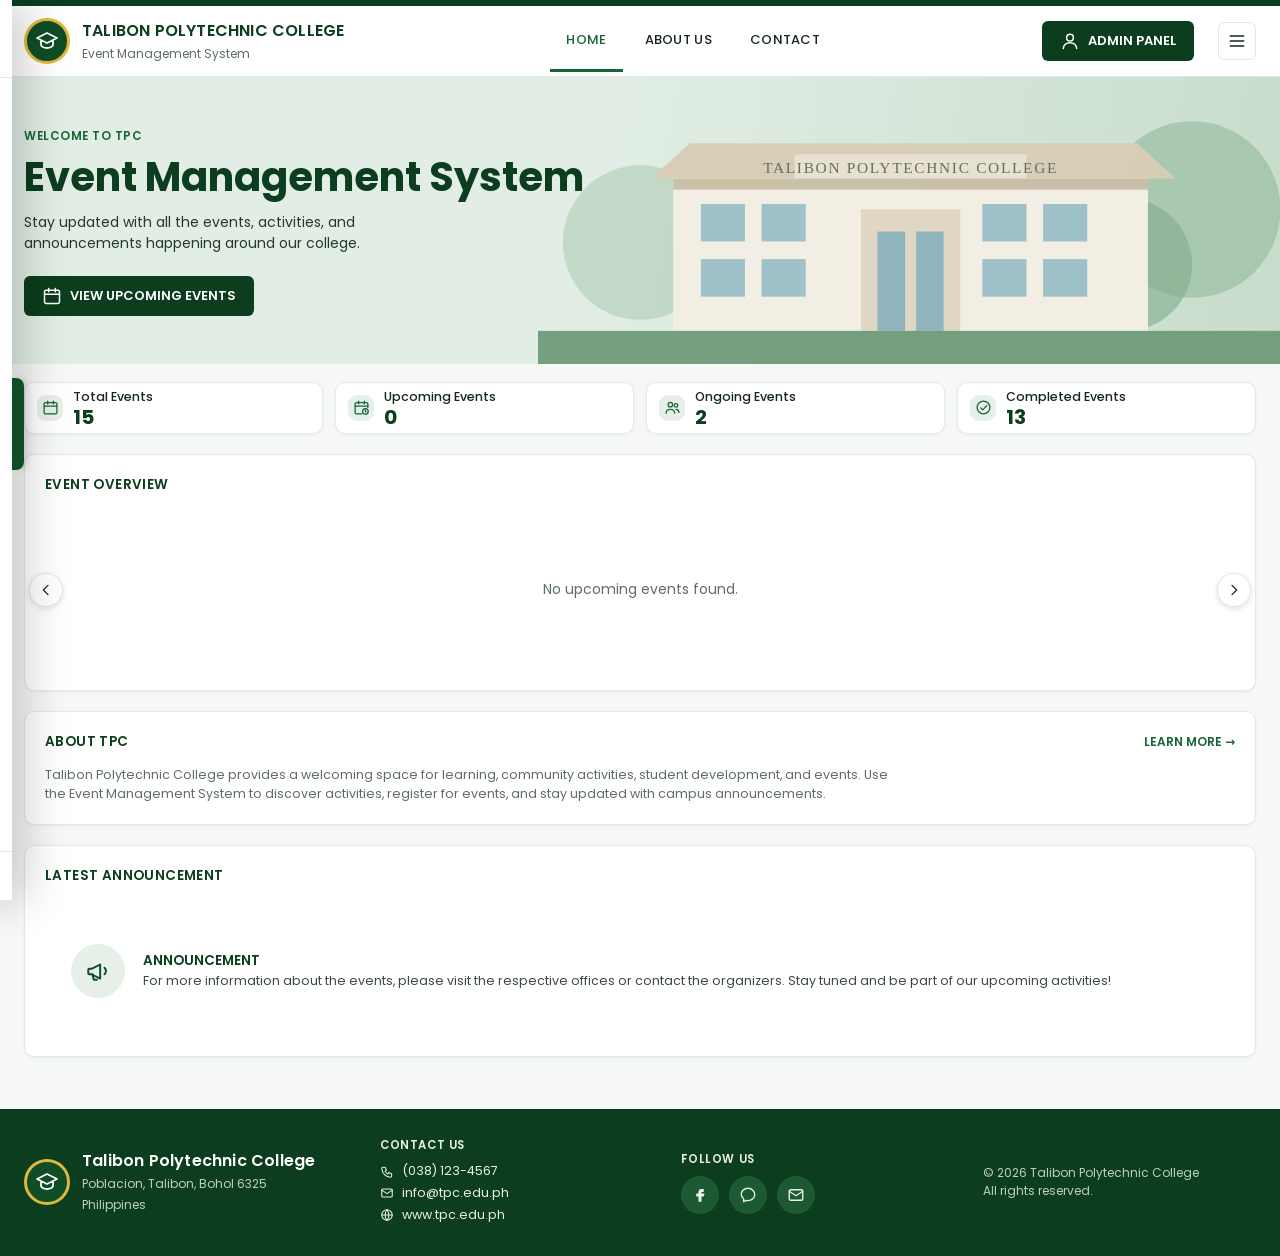
<file: index.html>
<!DOCTYPE html>
<html lang="en">
<head>
<meta charset="UTF-8">
<meta name="viewport" content="width=device-width, initial-scale=1">
<title>TPC Event Management System</title>
<link rel="preconnect" href="https://fonts.googleapis.com">
<link href="https://fonts.googleapis.com/css2?family=Poppins:wght@400;500;600;700&display=swap" rel="stylesheet">
<style>
:root{
  --green-900:#0b3d1e; --green-800:#0f4d26; --green-700:#166534; --green-600:#1c7a3f;
  --green-100:#e6f0e8; --green-50:#f3f8f4;
  --ink:#16261b; --muted:#5d6d62; --line:#e3e9e4; --bg:#f6f8f6; --card:#fff;
  --gold:#e0b93a; --blue:#2f6fbf; --red:#b3372f;
  --radius:10px;
}
*{box-sizing:border-box;margin:0;padding:0}
html{scroll-behavior:smooth}
body{font-family:'Poppins',system-ui,-apple-system,'Segoe UI',Roboto,sans-serif;background:var(--bg);color:var(--ink);font-size:14px;line-height:1.5}
button{font:inherit;cursor:pointer;border:0;background:none;color:inherit}
a{color:inherit;text-decoration:none}
:focus-visible{outline:2px solid var(--green-600);outline-offset:2px}
.hidden{display:none!important}
svg.i{width:20px;height:20px;stroke:currentColor;fill:none;stroke-width:1.8;stroke-linecap:round;stroke-linejoin:round;flex:none}

/* ---------- Public header ---------- */
.topbar{background:#fff;border-top:6px solid var(--green-900);border-bottom:1px solid var(--line);position:sticky;top:0;z-index:20}
.topbar-in{max-width:1280px;margin:auto;padding:12px 24px;display:flex;align-items:center;gap:24px}
.brand{display:flex;align-items:center;gap:12px}
.brand b{display:block;font-size:16px;font-weight:600;letter-spacing:.2px;color:var(--green-900)}
.brand small{color:var(--muted);font-size:12px}
.logo{width:46px;height:46px;border-radius:50%;background:var(--green-800);display:grid;place-items:center;color:#fff;border:3px solid var(--gold);flex:none}
.logo svg{width:24px;height:24px;stroke:#fff;fill:none;stroke-width:1.8;stroke-linecap:round;stroke-linejoin:round}
nav.main{margin:0 auto;display:flex;gap:6px}
nav.main a{padding:20px 16px;font-weight:500;color:var(--ink);border-bottom:3px solid transparent;margin-bottom:-14px;margin-top:-14px;font-size:13px;letter-spacing:.3px}
nav.main a:hover,nav.main a.active{color:var(--green-700);border-color:var(--green-700)}
.btn{display:inline-flex;align-items:center;gap:8px;padding:10px 18px;border-radius:6px;font-weight:600;font-size:13px;transition:background .15s}
.btn-primary{background:var(--green-900);color:#fff}
.btn-primary:hover{background:var(--green-700)}
.btn-ghost{border:1px solid var(--line);background:#fff}
.btn-ghost:hover{background:var(--green-50)}
.menu-btn{display:grid;place-items:center;width:38px;height:38px;border:1px solid var(--line);border-radius:6px}

/* ---------- Public sidebar popup ---------- */
.drawer-backdrop{position:fixed;inset:0;background:rgba(9,32,18,.42);z-index:35;opacity:1;transition:opacity .2s}
.public-drawer{position:fixed;top:0;left:0;bottom:0;width:320px;max-width:88vw;background:#fff;z-index:40;box-shadow:16px 0 40px rgba(0,0,0,.18);transform:translateX(calc(-100% + 12px));transition:transform .22s ease;display:flex;flex-direction:column}
.public-drawer.open,.public-drawer:hover,.public-drawer:focus-within{transform:translateX(0)}
.public-drawer:after{content:"";position:absolute;right:-12px;top:42%;height:92px;width:12px;background:var(--green-800);border-radius:0 8px 8px 0;box-shadow:3px 0 8px #0002}
.drawer-head{padding:20px 18px 16px;border-bottom:1px solid var(--line);display:flex;align-items:center;justify-content:space-between}
.drawer-head .brand{gap:10px}.drawer-head .logo{width:40px;height:40px}.drawer-head .logo svg{width:21px;height:21px}
.drawer-head .brand b{font-size:13px}.drawer-head .brand small{font-size:10.5px}
.drawer-close{width:38px;height:38px;border:1px solid var(--line);border-radius:8px;display:grid;place-items:center}.drawer-close:hover{background:var(--green-50)}
.drawer-group{display:flex;flex-direction:column;gap:2px;width:100%}.drawer-links{padding:14px 12px;display:flex;flex-direction:column;gap:4px;overflow-y:auto;min-height:0}
.drawer-links a,.drawer-admin{display:flex;align-items:center;gap:12px;width:100%;min-height:42px;padding:11px 14px;border-radius:9px;color:var(--ink);font-size:13px;font-weight:500;text-align:left;white-space:normal;line-height:1.35;flex:0 0 auto}
.drawer-links a:hover,.drawer-links a.active,.drawer-admin:hover{background:var(--green-50);color:var(--green-800)}
.drawer-links svg,.drawer-admin svg{width:19px;height:19px;color:var(--green-700)}
.drawer-foot{margin-top:auto;padding:16px 14px;border-top:1px solid var(--line)}
.drawer-admin svg{color:currentColor}.drawer-foot p{font-size:11px;color:var(--muted);text-align:center}

/* ---------- Hero ---------- */
.hero{position:relative;overflow:hidden;background:linear-gradient(100deg,#e2eee5 0%,#e2eee5 45%,#c7dccb 100%);min-height:260px}
.hero-in{max-width:1280px;margin:auto;padding:48px 24px;position:relative;z-index:2}
.hero small{color:var(--green-700);font-weight:600;letter-spacing:.5px}
.hero h1{font-size:40px;line-height:1.15;color:var(--green-900);margin:8px 0 12px;font-weight:700}
.hero p{max-width:380px;color:#26382c;margin-bottom:22px}
.campus{position:absolute;right:0;bottom:0;width:58%;height:100%;z-index:1;opacity:.95}
.campus svg{width:100%;height:100%}

/* ---------- Layout ---------- */
.wrap{max-width:1280px;margin:auto;padding:24px}
.stats{display:grid;grid-template-columns:repeat(4,minmax(0,1fr));gap:12px;margin-top:-6px;width:100%;max-width:none;margin-left:auto;margin-right:auto}
.stat{background:var(--card);border:1px solid var(--line);border-radius:var(--radius);padding:5px 12px;min-height:46px;display:flex;align-items:center;gap:10px;box-shadow:0 1px 3px rgba(11,61,30,.06)}
.stat .ic{width:26px;height:26px;flex:0 0 26px;border-radius:9px;background:var(--green-100);color:var(--green-700);display:grid;place-items:center}
.stat .ic svg{width:17px;height:17px}
.stat h4{font-size:12.5px;font-weight:500;color:var(--ink)}
.stat .n{font-size:20px;font-weight:700;color:var(--green-900);line-height:1.05}
.stat small{display:none;color:var(--muted);font-size:10px}
/* Responsive registration review in admin */
.admin-registration-panel{padding:clamp(12px,2vw,22px);min-width:0}.registration-table-wrap{width:100%;max-width:100%;overflow-x:auto;-webkit-overflow-scrolling:touch}.registration-table{width:100%;min-width:720px;border-collapse:collapse}.registration-table th,.registration-table td{padding:12px 10px;vertical-align:middle}.registration-table .act{display:flex;gap:6px;flex-wrap:wrap}.registration-table .btn{white-space:nowrap}.registration-table td:first-child{min-width:170px}.registration-table td:nth-child(2){min-width:150px}.registration-table td:last-child{min-width:135px}.registration-heading{display:flex;justify-content:space-between;align-items:center;gap:12px;flex-wrap:wrap}.registration-heading p{margin-top:4px}.registration-count{padding:9px 13px;border:1px solid var(--line);border-radius:10px;background:#f7faf7;color:var(--green-800);font-size:12px;font-weight:600}
@media(max-width:560px){.stats{grid-template-columns:repeat(2,minmax(0,1fr));gap:8px}.stat{padding:6px 8px;gap:7px;min-height:44px}.stat .ic{width:24px;height:24px;flex-basis:24px}.stat h4{font-size:10px}.stat .n{font-size:18px}.registration-table{min-width:680px}.registration-count{width:100%;text-align:center}}
.grid{display:grid;grid-template-columns:1fr 380px;gap:20px;margin-top:20px;align-items:start}
.panel{background:var(--card);border:1px solid var(--line);border-radius:var(--radius);padding:20px;box-shadow:0 1px 3px rgba(11,61,30,.06)}
.panel-h{display:flex;align-items:center;justify-content:space-between;margin-bottom:14px}
.panel-h h3{font-size:13.5px;font-weight:600;color:var(--green-900);letter-spacing:.4px}
.link{font-size:12px;font-weight:600;color:var(--green-700)}
.link:hover{text-decoration:underline}

/* ---------- Event cards ---------- */
.ev-row{display:grid;grid-template-columns:repeat(4,1fr);gap:14px}
.ev{border:1px solid var(--line);border-radius:8px;overflow:hidden;display:flex;flex-direction:column;background:#fff}
.ev-cover{height:118px;position:relative;display:grid;place-items:center;color:rgba(255,255,255,.92)}
.ev-cover svg{width:46px;height:46px;stroke-width:1.4}
.ev-date{position:absolute;left:8px;bottom:0;background:var(--green-900);color:#fff;text-align:center;padding:5px 10px 6px;border-radius:5px 5px 0 0;line-height:1.1}
.ev-date span{font-size:10px;display:block;letter-spacing:.5px}
.ev-date b{font-size:20px;display:block}
.ev-date i{font-style:normal;font-size:10px;opacity:.85}
.ev-body{padding:12px;display:flex;flex-direction:column;gap:6px;flex:1}
.ev-body h5{font-size:13.5px;font-weight:600}
.ev-body p{font-size:12px;color:var(--muted);line-height:1.4}
.meta{display:flex;align-items:center;gap:6px;font-size:11.5px;color:#3a4a3f}
.meta svg{width:14px;height:14px}
.badge{display:inline-block;font-size:10.5px;font-weight:600;padding:3px 10px;border-radius:4px;letter-spacing:.4px;align-self:flex-start;margin-top:auto}
.b-upcoming{background:var(--green-100);color:var(--green-700)}
.b-ongoing{background:#fff3cf;color:#8a6a00}
.b-completed{background:#e7eaf0;color:#48546a}
.slider{position:relative}
.arrow{position:absolute;top:50%;width:34px;height:34px;border-radius:50%;background:#fff;border:1px solid var(--line);box-shadow:0 2px 6px rgba(0,0,0,.12);display:grid;place-items:center;z-index:3;transform:translateY(-50%)}
.arrow:hover{background:var(--green-50)}
.arrow.l{left:-16px}.arrow.r{right:-16px}
.arrow svg{width:16px;height:16px}

/* ---------- Calendar ---------- */
.cal-h{display:flex;align-items:center;justify-content:space-between;font-weight:600;font-size:13px;margin-bottom:8px}
.cal-h button{width:28px;height:28px;border-radius:6px;display:grid;place-items:center}
.cal-h button:hover{background:var(--green-50)}
.cal{display:grid;grid-template-columns:repeat(7,1fr);gap:2px;text-align:center;font-size:12px}
.cal .dow{font-size:10.5px;color:var(--muted);padding:6px 0;font-weight:500}
.cal .d{min-height:48px;display:flex;flex-direction:column;align-items:center;justify-content:flex-start;border-radius:7px;position:relative;cursor:default;padding:6px 3px 4px;gap:3px}.cal .d .daynum{font-weight:600;line-height:1.1}.cal .d .event-names{width:100%;display:grid;gap:2px}.cal .d .event-name{font-size:7.5px;line-height:1.15;padding:2px 3px;border-radius:3px;white-space:nowrap;overflow:hidden;text-overflow:ellipsis;text-align:left;background:var(--green-100);color:var(--green-800);font-weight:600}.cal .d .event-name.ongoing{background:#fff3cf;color:#8a6a00}.cal .d .event-name.completed{background:#e7eaf0;color:#48546a}
.cal .d.out{color:#c3cbc5}
.cal .d.today{background:var(--green-800);color:#fff;font-weight:600}
.cal .d.has{cursor:pointer;font-weight:600}
.cal .d.has:hover{background:var(--green-100)}
.cal .d.today.has:hover{background:var(--green-700)}

.dot-upcoming{background:var(--green-600)}.dot-ongoing{background:var(--gold)}.dot-completed{background:#9aa5b5}
.legend{display:flex;gap:16px;font-size:11px;color:var(--muted);margin-top:10px}
.legend span{display:flex;align-items:center;gap:5px}
.legend i{width:7px;height:7px;border-radius:50%;display:inline-block}
.cal-note{margin-top:10px;padding:10px 12px;background:var(--green-50);border-radius:8px;font-size:12px;color:#26382c}

/* ---------- Announcement + public sections ---------- */
.ql{display:grid;grid-template-columns:repeat(4,1fr);gap:10px}
.ql a{border:1px solid var(--line);border-radius:8px;padding:14px 6px;display:flex;flex-direction:column;align-items:center;gap:8px;font-size:11.5px;text-align:center;color:var(--green-900);font-weight:500;background:#fff}
.ql a:hover{background:var(--green-50);border-color:#c9d9cd}
.ql svg{width:28px;height:28px;stroke-width:1.5}
.ann{display:flex;gap:16px;align-items:center;margin-top:20px}
.ann .ic{width:54px;height:54px;border-radius:50%;background:var(--green-100);color:var(--green-800);display:grid;place-items:center;flex:none}
.ann h4{font-size:13.5px;color:var(--green-900);font-weight:600}
.ann p{font-size:12.5px;color:#3a4a3f}

/* ---------- Public page navigation ---------- */
.public-page{display:none}.public-page.active{display:block}.public-pages{padding-top:24px}.page-title{display:flex;justify-content:space-between;align-items:flex-end;margin-bottom:18px}.page-title small{font-size:10px;letter-spacing:1.2px;color:var(--green-600);font-weight:700}.page-title h2{font-size:24px;color:var(--green-900);margin:4px 0}.page-title p{font-size:12.5px;color:var(--muted)}.dashboard-grid{display:grid;grid-template-columns:1fr 1.35fr;gap:20px;margin-top:20px}.event-page-tabs{display:flex;gap:8px;flex-wrap:wrap;margin-bottom:14px}
.public-events-panel{padding:18px}
.public-events-grid{display:grid;grid-template-columns:repeat(3,minmax(0,1fr));gap:18px;align-items:stretch}
.public-events-grid .ev{min-width:0;height:100%;box-shadow:0 3px 12px rgba(14,55,29,.06);transition:transform .18s ease,box-shadow .18s ease}
.public-events-grid .ev:hover{transform:translateY(-3px);box-shadow:0 9px 22px rgba(14,55,29,.12)}
.public-events-grid .ev-cover{height:170px!important;flex-shrink:0}
.public-events-grid .ev-body{padding:14px!important;gap:9px}
.public-events-grid .ev-body h5{font-size:15px;line-height:1.4;overflow-wrap:anywhere}
.public-events-grid .event-view-btn{align-self:flex-start;margin-top:5px}
.public-events-grid .soon{grid-column:1/-1;min-height:140px;display:grid;place-items:center;text-align:center;padding:28px;color:var(--muted);background:var(--green-50);border:1px dashed var(--line);border-radius:10px}
@media(max-width:900px){.public-events-grid{grid-template-columns:repeat(2,minmax(0,1fr));gap:14px}}
@media(max-width:560px){.public-events-panel{padding:12px}.public-events-grid{grid-template-columns:minmax(0,1fr);gap:12px}.public-events-grid .ev-cover{height:190px!important}.event-page-tabs{align-items:stretch}.event-page-tabs .filter-btn{flex:1 1 calc(50% - 8px)}.month-filter-label{width:100%;justify-content:space-between}.month-filter-label select{flex:1;max-width:65%}}
.calendar-page-panel{max-width:1000px;margin:0 auto}.calendar-large .d{min-height:72px}.calendar-large .d .event-name{font-size:9px;padding:3px 4px}.register-page-shell{max-width:720px;margin:18px auto 10px;background:#fff;border:1px solid var(--line);border-radius:16px;box-shadow:0 18px 45px rgba(24,61,39,.12);padding:32px 34px}.register-page-shell>small{display:block;text-align:center;letter-spacing:1.2px;color:var(--green-600);font-weight:700;font-size:10px}.register-page-shell h2{text-align:center;color:var(--green-900);font-size:24px;margin:6px 0}.register-page-shell>p{text-align:center;color:var(--muted);font-size:12.5px;max-width:520px;margin:0 auto 22px}.register-icon{width:52px;height:52px;border-radius:50%;background:var(--green-100);color:var(--green-800);display:grid;place-items:center;margin:0 auto 12px}.register-icon svg{width:24px;height:24px}.form-page-panel{max-width:760px;margin:0 auto}.drawer-foot p{font-size:11px;color:#a9c2af;margin:0}

/* ---------- Footer ---------- */
footer{background:var(--green-900);color:#e9f1ea;margin-top:28px}
.foot{max-width:1280px;margin:auto;padding:28px 24px;display:grid;grid-template-columns:1.2fr 1fr 1fr 1fr;gap:28px;align-items:center}
.foot .brand b{color:#fff}
.foot .brand small{color:#bcd0c1}
.foot h6{font-size:11.5px;letter-spacing:.6px;margin-bottom:8px;font-weight:600}
.foot li{list-style:none;font-size:12.5px;margin:3px 0;display:flex;gap:8px;align-items:center}
.foot li svg{width:14px;height:14px}
.soc{display:flex;gap:10px}
.soc a{width:38px;height:38px;border-radius:50%;background:#1d5a33;display:grid;place-items:center}
.soc a:hover{background:#28753f}
.soc svg{width:18px;height:18px}
.copy{font-size:12px;color:#bcd0c1}

/* ---------- Modals ---------- */
.overlay{position:fixed;inset:0;background:rgba(9,32,18,.55);display:grid;place-items:center;z-index:50;padding:16px}
.modal{background:#fff;border-radius:12px;width:100%;max-width:400px;padding:28px;box-shadow:0 20px 50px rgba(0,0,0,.3)}
.modal .head{display:flex;flex-direction:column;align-items:center;text-align:center;gap:6px;margin-bottom:18px}
.modal h2{font-size:20px;color:var(--green-900)}
.modal p.sub{color:var(--muted);font-size:12.5px}
label{display:block;font-size:12px;font-weight:500;margin:12px 0 5px}
input:not([type=checkbox]):not([type=radio]){width:100%;min-width:0;padding:11px 12px;border:1px solid #ced8d0;border-radius:7px;font:inherit;background:#fff;color:var(--ink);pointer-events:auto;position:relative;z-index:1}input[type=file]{padding:8px;background:#fff}input:focus,textarea:focus,select:focus{outline:2px solid var(--green-600);border-color:transparent}
input:focus{outline:2px solid var(--green-600);border-color:transparent}
.err{color:var(--red);font-size:12px;margin-top:10px;min-height:18px}
.modal .row{display:flex;gap:10px;margin-top:8px}
.modal .row .btn{flex:1;justify-content:center}
.hint{font-size:11.5px;color:var(--muted);background:var(--green-50);padding:8px 10px;border-radius:6px;margin-top:14px;text-align:center}
.day-list{list-style:none;margin:10px 0 16px;display:grid;gap:8px}
.day-list li{border:1px solid var(--line);border-radius:8px;padding:10px 12px}
.day-list b{display:block;font-size:13px}
.day-list small{color:var(--muted)}

/* ---------- Admin ---------- */
.admin{display:grid;grid-template-columns:1fr;min-height:100vh}.admin-drawer-backdrop{position:fixed;inset:0;background:rgba(9,32,18,.48);z-index:35}.admin .side{position:fixed;left:0;top:0;bottom:0;width:270px;z-index:40;transform:translateX(calc(-100% + 12px));transition:transform .22s ease;box-shadow:16px 0 40px rgba(0,0,0,.2)}.admin .side.open,.admin .side:hover,.admin .side:focus-within{transform:translateX(0)}.admin .side:after{content:"";position:absolute;right:-12px;top:42%;height:92px;width:12px;background:var(--green-700);border-radius:0 8px 8px 0;box-shadow:3px 0 8px #0002}
.side{background:var(--green-900);color:#dbe8de;padding:18px 14px;display:flex;flex-direction:column;position:sticky;top:0;height:100vh}
.side .brand{padding:4px 8px 18px;border-bottom:1px solid rgba(255,255,255,.12);margin-bottom:14px}
.side .brand b{color:#fff;font-size:14px}
.side .brand small{color:#a9c2af}
.side nav{display:grid;gap:2px}
.side nav button{display:flex;align-items:center;gap:12px;padding:10px 12px;border-radius:8px;font-size:13px;text-align:left;width:100%;color:#dbe8de}
.side nav button:hover{background:rgba(255,255,255,.08)}
.side nav button.active{background:#fff;color:var(--green-900);font-weight:600}
.side .sub{margin-left:34px;display:grid;gap:1px;margin-bottom:4px}
.side .sub button{padding:6px 10px;font-size:12px;color:#b6cebb}
.side .sub button.active{background:rgba(255,255,255,.14);color:#fff;font-weight:500}
.side .logout{margin-top:auto;border-top:1px solid rgba(255,255,255,.12);padding-top:14px}
.side .logout button{display:flex;gap:12px;align-items:center;padding:10px 12px;border-radius:8px;width:100%;color:#f0c4bf;font-size:13px}
.side .logout button:hover{background:rgba(255,255,255,.08)}
.a-main{min-width:0}
.a-top{background:#fff;border-bottom:1px solid var(--line);padding:14px 28px;display:flex;align-items:center;gap:14px;position:sticky;top:0;z-index:30}.admin-menu-btn{width:40px;height:40px;border:1px solid var(--line);border-radius:8px;display:grid;place-items:center}.admin-menu-btn:hover{background:var(--green-50)}
.a-top h2{font-size:18px;color:var(--green-900);flex:1}
.who{display:flex;align-items:center;gap:10px;font-size:12.5px}
.who .av{width:36px;height:36px;border-radius:50%;background:var(--green-800);color:#fff;display:grid;place-items:center;font-weight:600}
.who small{display:block;color:var(--muted);font-size:11px;line-height:1.2}
.a-body{padding:24px 28px}
.a-welcome{display:flex;justify-content:space-between;align-items:center;gap:16px;flex-wrap:wrap;margin-bottom:20px}
.a-welcome p{color:var(--muted);font-size:13px}
.a-welcome h3{font-size:20px;color:var(--green-900)}
.a-grid{display:grid;grid-template-columns:1fr 340px;gap:20px;margin-top:20px;align-items:start}
.stat .trend{font-size:11px;color:var(--green-700);font-weight:600}
table{width:100%;border-collapse:collapse;font-size:12.5px}
th{text-align:left;font-weight:600;color:var(--muted);font-size:11.5px;padding:8px 10px;border-bottom:1px solid var(--line)}
td{padding:11px 10px;border-bottom:1px solid #eef2ef;vertical-align:middle}
tr:last-child td{border-bottom:0}
td .t{font-weight:600}
td small{color:var(--muted)}
.tbl-wrap{overflow-x:auto}
.act{display:flex;gap:4px}
.act button{width:30px;height:30px;border-radius:6px;display:grid;place-items:center;color:var(--muted)}
.act button:hover{background:var(--green-100);color:var(--green-800)}
.act svg{width:16px;height:16px}
.feed{list-style:none;display:grid;gap:12px}
.feed li{display:flex;gap:12px;align-items:flex-start;font-size:12.5px}
.feed .ic{width:34px;height:34px;border-radius:8px;background:var(--green-100);color:var(--green-700);display:grid;place-items:center;flex:none}
.feed .ic svg{width:17px;height:17px}
.feed small{color:var(--muted);display:block;font-size:11px}
.pending{display:grid;grid-template-columns:1fr 1fr;gap:10px}
.pending div{background:var(--green-50);border-radius:8px;padding:12px}
.pending b{font-size:22px;color:var(--green-900);display:block;line-height:1.1}
.pending span{font-size:11.5px;color:var(--muted)}
.soon{text-align:center;padding:70px 20px;color:var(--muted)}
.soon svg{width:44px;height:44px;color:var(--green-600);margin-bottom:10px}
.soon h3{color:var(--green-900);margin-bottom:6px}
.toast{position:fixed;bottom:22px;left:50%;transform:translateX(-50%);background:var(--green-900);color:#fff;padding:11px 18px;border-radius:8px;font-size:13px;z-index:80;box-shadow:0 8px 24px rgba(0,0,0,.25)}

/* ---------- Admin management UI ---------- */
.admin-toolbar{display:flex;gap:10px;align-items:center;justify-content:space-between;flex-wrap:wrap;margin-bottom:16px}
.admin-toolbar .filters{display:flex;gap:8px;flex-wrap:wrap}
.filter-btn{padding:8px 12px;border:1px solid var(--line);border-radius:7px;background:#fff;font-size:11.5px;font-weight:600;color:var(--muted)}
.filter-btn.active,.filter-btn:hover{background:var(--green-100);border-color:#c9d9cd;color:var(--green-800)}
.admin-form{max-width:900px}.form-card{background:#fff;border:1px solid var(--line);border-radius:10px;padding:20px}
.form-card h4{font-size:14px;color:var(--green-900);margin-bottom:14px}.form-grid{display:grid;grid-template-columns:1fr 1fr;gap:12px 18px}.form-grid .full{grid-column:1/-1}
.form-label{display:block;font-size:11.5px;font-weight:600;margin:0 0 5px}.form-help{display:block;color:var(--muted);font-size:11px;margin-top:5px;line-height:1.45}.form-actions{display:flex;gap:8px;justify-content:flex-end;margin-top:18px}
.notice{padding:11px 13px;border-radius:8px;background:var(--green-50);font-size:12px;color:#314438;margin-bottom:14px}
.gallery-grid{display:grid;grid-template-columns:repeat(4,1fr);gap:12px}.gallery-item{border:1px solid var(--line);border-radius:9px;overflow:hidden;background:#fff}.gallery-thumb{height:120px;background:linear-gradient(135deg,#dce9df,#a8c8b0);display:grid;place-items:center;color:var(--green-800)}.gallery-thumb svg{width:36px;height:36px}.gallery-item .caption{padding:10px;font-size:11.5px}.comment-card{border:1px solid var(--line);border-radius:9px;padding:14px;background:#fff}.comment-card + .comment-card{margin-top:10px}.comment-meta{display:flex;justify-content:space-between;gap:12px;font-size:11px;color:var(--muted);margin-bottom:6px}.comment-card p{font-size:12.5px}.settings-grid{display:grid;grid-template-columns:1fr 1fr;gap:16px}.setting-row{display:flex;justify-content:space-between;align-items:center;gap:15px;padding:13px 0;border-bottom:1px solid var(--line);font-size:12px}.setting-row:last-child{border-bottom:0}.switch{position:relative;width:42px;height:24px}.switch input{opacity:0;width:0;height:0}.slider-switch{position:absolute;inset:0;background:#ccd5ce;border-radius:20px;cursor:pointer}.slider-switch:before{content:"";position:absolute;width:18px;height:18px;left:3px;top:3px;background:#fff;border-radius:50%;transition:.18s}.switch input:checked + .slider-switch{background:var(--green-700)}.switch input:checked + .slider-switch:before{transform:translateX(18px)}
@media(max-width:860px){.gallery-grid{grid-template-columns:repeat(2,1fr)}.settings-grid{grid-template-columns:1fr}.form-grid{grid-template-columns:1fr}.form-grid .full{grid-column:auto}}
@media(max-width:767px){.public-drawer{transform:translateX(-105%)}.public-drawer.open{transform:translateX(0)}.admin .side{transform:translateX(-105%)}.admin .side.open{transform:translateX(0)}}
@media(max-width:560px){.gallery-grid{grid-template-columns:1fr 1fr}.public-drawer{width:290px}}

.calendar-controls{gap:10px;flex-wrap:wrap}.calendar-controls label{display:flex;align-items:center;gap:5px;font-size:11px;color:var(--muted);font-weight:600}.calendar-controls select{max-width:130px;padding:7px 9px;border:1px solid var(--line);border-radius:7px;background:#fff;color:var(--ink);font:inherit;font-size:12px}.calendar-controls #pubCalTitle,.calendar-controls #admCalTitle{font-weight:700;color:var(--green-900);margin-right:auto}@media(max-width:560px){.calendar-controls{justify-content:space-between;gap:7px}.calendar-controls label{font-size:10px}.calendar-controls select{max-width:105px;padding:6px}.calendar-controls #pubCalTitle,.calendar-controls #admCalTitle{width:100%;order:-1;text-align:center;margin:0}}
/* ---------- Schedule / approval ---------- */
.schedule-ok{margin-top:8px;padding:8px 10px;border-radius:7px;background:var(--green-50);color:var(--green-800);font-size:11.5px}
.schedule-warning{margin-top:8px;padding:9px 10px;border-radius:7px;background:#fff4df;color:#8a5a00;border:1px solid #f1d69a;font-size:11.5px}
.approval-pending{background:#fff4df;color:#8a5a00}.approval-approved{background:var(--green-100);color:var(--green-700)}.approval-rejected{background:#f8e8e7;color:var(--red)}
.time-fields{display:grid;grid-template-columns:1fr 1fr;gap:12px 18px}
@media(max-width:560px){.time-fields{grid-template-columns:1fr}}

/* ---------- Forms & validation ---------- */
input[type=date],textarea,select{width:100%;padding:11px 12px;border:1px solid #ced8d0;border-radius:7px;font:inherit;background:#fff;color:var(--ink)}
textarea{resize:vertical;min-height:96px}#publicRegForm input,#publicRegForm select,#publicRegForm textarea{pointer-events:auto;opacity:1;position:relative;z-index:2}#publicRegForm .form-grid>div{position:relative;z-index:1}
textarea:focus,select:focus,input[type=date]:focus{outline:2px solid var(--green-600);border-color:transparent}
.invalid,input.invalid,textarea.invalid,select.invalid{border-color:var(--red)!important;background:#fff7f6}
.ferr{color:var(--red);font-size:11.5px;min-height:0;margin-top:4px}
.ferr:empty{display:none}
.eform{max-width:760px}
.eform .fg{display:grid;grid-template-columns:1fr 1fr;gap:4px 18px}
.eform .full{grid-column:1/-1}
.eform .count{font-size:11px;color:var(--muted);text-align:right;margin-top:3px}
.eform .actions{display:flex;gap:10px;margin-top:22px}
.eform .req{color:var(--red)}
@media (max-width:560px){.eform .fg{grid-template-columns:1fr}}

/* ---------- Responsive ---------- */
@media (max-width:1100px){
  .grid,.a-grid{grid-template-columns:1fr}
  .ev-row{grid-template-columns:repeat(2,1fr)}
  .stats{grid-template-columns:repeat(2,1fr)}
  .foot{grid-template-columns:1fr 1fr}
}
@media (max-width:860px){
  nav.main{display:none;position:absolute;top:100%;left:0;right:0;background:#fff;flex-direction:column;padding:8px 24px 14px;border-bottom:1px solid var(--line);gap:0}
  nav.main.open{display:flex}
  nav.main a{padding:12px 0;margin:0;border-bottom:1px solid var(--line)}
  .menu-btn{display:grid;place-items:center;width:38px;height:38px;border:1px solid var(--line);border-radius:6px;margin-left:auto}
  .topbar-in{gap:12px}
  .hero h1{font-size:30px}
  .campus{opacity:.35;width:100%}
  .a-body{padding:18px 16px}
  .a-top{padding:12px 16px}
}
@media (max-width:560px){
  .ev-row{grid-template-columns:1fr}
  .stats{grid-template-columns:1fr}
  .ql{grid-template-columns:repeat(2,1fr)}
  .foot{grid-template-columns:1fr}
  .arrow.l{left:-8px}.arrow.r{right:-8px}
  .btn.admin-btn span{display:none}
  .who div{display:none}
}
@media (prefers-reduced-motion:reduce){*{transition:none!important;scroll-behavior:auto!important}}
.dashboard-only-hidden{display:none}.event-detail-panel{padding:0;overflow:hidden}.event-detail-cover{min-height:220px;display:grid;place-items:center;color:#fff}.event-detail-cover svg{width:80px;height:80px}.event-detail-content{padding:24px}.event-detail-content h3{font-size:24px;color:var(--green-900);margin-bottom:8px}.event-detail-content p{color:var(--muted);font-size:13px;margin-bottom:20px}.detail-grid{display:grid;grid-template-columns:repeat(3,1fr);gap:12px}.detail-grid>div{border:1px solid var(--line);border-radius:8px;padding:12px}.detail-grid b{display:block;font-size:10px;color:var(--muted);text-transform:uppercase;margin-bottom:4px}.detail-grid span{font-size:12px;font-weight:600;color:var(--green-900)}.event-view-btn{width:100%}.dashboard-ev .ev-cover{height:118px}.dashboard-ev .ev-body{min-height:76px}.dashboard-ev .ev-body h5{font-size:14px;min-height:40px}.dashboard-ev .ev-body .badge{margin-top:2px}.dashboard-ev .event-view-btn svg{width:17px;height:17px}@media(max-width:860px){.detail-grid{grid-template-columns:1fr 1fr}.dashboard-grid{grid-template-columns:1fr}.register-page-shell{padding:24px 18px}.hero-in{padding:34px 20px}.hero h1{font-size:28px}.topbar-in{padding:10px 16px}.brand b{font-size:13px}.brand small{font-size:10px}}@media(max-width:560px){.topbar .admin-btn{display:inline-flex;width:38px;height:38px;padding:0;justify-content:center}.topbar .admin-btn svg{width:18px;height:18px}.hero{min-height:230px}.hero-in{padding:28px 18px}.hero h1{font-size:24px}.hero p{font-size:12px}.wrap{padding:16px}.stats{gap:10px}.stat{padding:6px 10px;min-height:52px}.stat .ic{width:27px;height:27px;flex-basis:27px}.stat .n{font-size:19px}.stat h4{font-size:10.5px}.stat small{font-size:10px}.calendar-large .d{min-height:58px}.calendar-large .d .event-name{font-size:7px}.register-page-shell h2{font-size:21px}.form-grid{grid-template-columns:1fr}.detail-grid{grid-template-columns:1fr}.event-detail-content h3{font-size:20px}.drawer-links a{padding:12px 12px}.drawer-group>a[data-public-filter]{padding-left:40px!important;min-height:40px;font-size:12px!important}}
/* Responsive corrections for public and admin dashboards */
@media (max-width: 860px){
  .stats{grid-template-columns:repeat(2,minmax(0,1fr));gap:8px}
  .a-grid{grid-template-columns:minmax(0,1fr);gap:14px}
  .a-body{padding:16px}
  .a-top{padding:10px 14px;gap:10px}
  .panel{min-width:0;padding:clamp(12px,2vw,20px)}
  .panel-h{gap:8px;flex-wrap:wrap}
  .feed li{min-width:0;overflow-wrap:anywhere}
  .admin .side{transform:translateX(-105%);width:min(290px,86vw);z-index:45}
  .admin .side.open{transform:translateX(0)}
  .admin .side:hover,.admin .side:focus-within{transform:translateX(-105%)}
  .admin .side.open:hover,.admin .side.open:focus-within{transform:translateX(0)}
  .admin .side:after{display:none}
  .admin-drawer-backdrop{position:fixed;inset:0;background:rgba(9,32,18,.48);z-index:44}
  .admin .side .logout{padding-bottom:env(safe-area-inset-bottom)}
  .ev-row{grid-template-columns:repeat(2,minmax(0,1fr))}
  .event-page-tabs{flex-wrap:wrap}
  .calendar-large .d{min-height:50px}
}
@media (max-width:560px){
  .stats{grid-template-columns:repeat(2,minmax(0,1fr));gap:7px}
  .stat{padding:7px;gap:6px;min-height:54px;min-width:0}
  .stat .ic{width:23px;height:23px;flex:0 0 23px}
  .stat .ic svg{width:15px;height:15px}
  .stat h4{font-size:9px;line-height:1.25;overflow-wrap:anywhere}
  .stat .n{font-size:17px}
  .a-body{padding:10px}
  .a-top h2{font-size:15px}
  .who{gap:6px}
  .who .av{width:30px;height:30px}
  .a-welcome h3{font-size:18px}
  .a-welcome p{font-size:11px}
  .a-welcome .btn{width:100%;justify-content:center}
  .a-grid{grid-template-columns:minmax(0,1fr)}
  .a-grid>div{min-width:0}
  .pending{grid-template-columns:repeat(2,minmax(0,1fr));gap:8px}
  .pending>div{min-width:0;padding:9px}
  .pending span{font-size:10px;overflow-wrap:anywhere}
  .feed{gap:10px}
  .feed li{font-size:11px;gap:8px}
  .feed .ic{width:28px;height:28px;flex-basis:28px}
  .cal{font-size:10px}
  .cal .d{min-height:38px}
  .ev-row{grid-template-columns:repeat(2,minmax(0,1fr));gap:8px}
  .ev-cover{height:100px!important}
  .ev-body{padding:9px!important}
  .ev-body h5{font-size:11px!important;overflow-wrap:anywhere}
  .event-view-btn{font-size:10px;padding:8px 5px;justify-content:center}
  .event-view-btn svg{display:none}
  .register-page-shell{padding:16px 12px}
  .admin-event-form-shell{padding:14px!important}
  .tbl-wrap{max-width:100%;overflow-x:auto}
  .panel-h h3{font-size:12px}
  .admin .side{width:min(280px,86vw)}
}


/* Latest responsive polish */
.ev-row{gap:12px!important}.dashboard-preview .slider{padding-inline:8px!important}.dashboard-preview .ev-row{padding-inline:4px!important}
#contact .contact-grid,#contact .contact-items{gap:12px!important}
.reg-actions{display:flex;gap:8px;align-items:center;flex-wrap:wrap}.reg-actions .btn{min-height:38px;padding:9px 14px;border-radius:8px;font-weight:700}.btn-reject{background:#fff1f1!important;color:#a61b1b!important;border:1px solid #efb4b4!important}.letter-view{display:inline-flex;align-items:center;gap:5px;color:var(--green-800);font-weight:700;text-decoration:underline;overflow-wrap:anywhere}.letter-unavailable{font-size:12px;overflow-wrap:anywhere}.letter-unavailable small{display:block;color:#9a5a00}.reviewed-label{font-size:11px;font-weight:700;color:var(--muted)}
/* Announcements use a wide, landscape-style horizontal layout. */
.dashboard-announcement .ann{display:flex;align-items:center;gap:18px;min-height:130px;padding:22px 26px}.dashboard-announcement .ann #pubAnn{flex:1;min-width:0}.dashboard-announcement .ann #pubAnn p{max-width:100%;line-height:1.65}
@media(max-width:700px){.dashboard-preview .slider{padding-inline:0!important}.dashboard-preview .ev-row{gap:8px!important;padding:0!important}.dashboard-preview .dashboard-ev{margin:0!important}.dashboard-about,.dashboard-preview,.dashboard-announcement{min-width:0}.dashboard-announcement .ann{align-items:flex-start;gap:12px;padding:16px;min-height:110px}.registration-table{min-width:0!important;width:100%!important;border-collapse:separate;border-spacing:0 10px}.registration-table-wrap{overflow:visible;width:100%}.registration-table thead{display:none}.registration-table,.registration-table tbody{display:block;width:100%;box-sizing:border-box}.registration-table tr{display:grid;grid-template-columns:repeat(2,minmax(0,1fr));gap:0 12px;border:1px solid var(--line);border-radius:12px;padding:10px;margin:0 0 12px;background:#fff;min-width:0;width:100%;box-sizing:border-box}.registration-table td{display:block;border:0!important;padding:8px 5px!important;min-width:0!important;width:auto!important;overflow-wrap:anywhere;white-space:normal;box-sizing:border-box}.registration-table td::before{content:attr(data-label);display:block;font-size:10px;text-transform:uppercase;letter-spacing:.05em;color:var(--muted);font-weight:800;margin-bottom:3px}.registration-table td[data-label="Action"]{grid-column:1/-1;padding-top:12px!important;border-top:1px solid var(--line)!important;margin-top:5px}.reg-actions{display:flex;flex-direction:row;width:100%;gap:8px}.reg-actions .btn{display:block;flex:1;width:auto;min-height:42px;white-space:normal}.registration-heading{align-items:flex-start}.registration-count{width:100%;text-align:center}.admin-registration-panel{width:100%;max-width:100%;overflow:hidden}.admin-participants{margin-top:7px;overflow-wrap:anywhere}.dashboard-preview .ev-row>*{min-width:0}}
@media(max-width:380px){.reg-actions{grid-template-columns:1fr}.dashboard-announcement .ann{padding:12px}}
</style>
</head>
<body>

<!-- SVG icon sprite -->
<svg width="0" height="0" style="position:absolute" aria-hidden="true">
  <defs>
    <symbol id="i-cal" viewBox="0 0 24 24"><rect x="3" y="5" width="18" height="16" rx="2"/><path d="M16 3v4M8 3v4M3 10h18"/></symbol>
    <symbol id="i-calclock" viewBox="0 0 24 24"><path d="M21 12V7a2 2 0 0 0-2-2H5a2 2 0 0 0-2 2v12a2 2 0 0 0 2 2h7"/><path d="M16 3v4M8 3v4M3 10h18"/><circle cx="17.5" cy="17.5" r="4"/><path d="M17.5 15.5v2l1.2.8"/></symbol>
    <symbol id="i-users" viewBox="0 0 24 24"><circle cx="9" cy="8" r="3.2"/><path d="M3 20c0-3.3 2.7-5.5 6-5.5s6 2.2 6 5.5"/><circle cx="17" cy="9" r="2.5"/><path d="M17 14.5c2.4 0 4 1.7 4 4.5"/></symbol>
    <symbol id="i-check" viewBox="0 0 24 24"><circle cx="12" cy="12" r="9"/><path d="m8 12.5 2.8 2.8L16.5 9.5"/></symbol>
    <symbol id="i-pin" viewBox="0 0 24 24"><path d="M12 21s7-6.2 7-11.5A7 7 0 0 0 5 9.5C5 14.8 12 21 12 21z"/><circle cx="12" cy="9.5" r="2.5"/></symbol>
    <symbol id="i-clock" viewBox="0 0 24 24"><circle cx="12" cy="12" r="9"/><path d="M12 7v5l3 2"/></symbol>
    <symbol id="i-left" viewBox="0 0 24 24"><path d="m15 5-7 7 7 7"/></symbol>
    <symbol id="i-right" viewBox="0 0 24 24"><path d="m9 5 7 7-7 7"/></symbol>
    <symbol id="i-arrow" viewBox="0 0 24 24"><path d="M5 12h14M13 6l6 6-6 6"/></symbol>
    <symbol id="i-user" viewBox="0 0 24 24"><circle cx="12" cy="8" r="4"/><path d="M4 21c0-4.2 3.6-7 8-7s8 2.8 8 7"/></symbol>
    <symbol id="i-mega" viewBox="0 0 24 24"><path d="M3 11v3a1 1 0 0 0 1 1h2l8 4V6L6 10H4a1 1 0 0 0-1 1z"/><path d="M18 9a4 4 0 0 1 0 6"/><path d="M7 15l1 5h3"/></symbol>
    <symbol id="i-doc" viewBox="0 0 24 24"><path d="M14 3H7a2 2 0 0 0-2 2v14a2 2 0 0 0 2 2h10a2 2 0 0 0 2-2V8z"/><path d="M14 3v5h5M9 13h6M9 17h6"/></symbol>
    <symbol id="i-img" viewBox="0 0 24 24"><rect x="3" y="4" width="18" height="16" rx="2"/><circle cx="9" cy="10" r="1.8"/><path d="m21 16-5-5-8 8"/></symbol>
    <symbol id="i-phone" viewBox="0 0 24 24"><path d="M5 4h4l2 5-2.5 1.5a11 11 0 0 0 5 5L15 13l5 2v4a2 2 0 0 1-2 2A16 16 0 0 1 3 6a2 2 0 0 1 2-2z"/></symbol>
    <symbol id="i-mail" viewBox="0 0 24 24"><rect x="3" y="5" width="18" height="14" rx="2"/><path d="m3 7 9 6 9-6"/></symbol>
    <symbol id="i-globe" viewBox="0 0 24 24"><circle cx="12" cy="12" r="9"/><path d="M3 12h18M12 3a14 14 0 0 1 0 18M12 3a14 14 0 0 0 0 18"/></symbol>
    <symbol id="i-fb" viewBox="0 0 24 24"><path d="M14 8h3V4h-3a4 4 0 0 0-4 4v2H7v4h3v7h4v-7h3l1-4h-4V8.5A.5.5 0 0 1 14 8z" fill="currentColor" stroke="none"/></symbol>
    <symbol id="i-msg" viewBox="0 0 24 24"><path d="M12 3C6.9 3 3 6.6 3 11c0 2.5 1.2 4.6 3.2 6V21l3.3-1.8c.8.2 1.6.3 2.5.3 5.1 0 9-3.6 9-8S17.100 3 12 3z"/></symbol>
    <symbol id="i-home" viewBox="0 0 24 24"><path d="M3 11 12 4l9 7v9a1 1 0 0 1-1 1h-5v-6H9v6H4a1 1 0 0 1-1-1z"/></symbol>
    <symbol id="i-comment" viewBox="0 0 24 24"><path d="M21 12a8 8 0 0 1-11.6 7.1L4 20l1-4.4A8 8 0 1 1 21 12z"/></symbol>
    <symbol id="i-star" viewBox="0 0 24 24"><path d="m12 3 2.7 5.6 6.1.9-4.4 4.3 1 6.1L12 17l-5.4 2.9 1-6.1L3.200 9.500l6.100-.9z"/></symbol>
    <symbol id="i-gear" viewBox="0 0 24 24"><circle cx="12" cy="12" r="3"/><path d="M19.400 15a1.700 1.700 0 0 0 .3 1.800l.1.1a2 2 0 1 1-2.800 2.800l-.1-.1a1.700 1.700 0 0 0-1.800-.3 1.700 1.700 0 0 0-1 1.500V21a2 2 0 1 1-4 0v-.1a1.700 1.700 0 0 0-1.100-1.500 1.700 1.700 0 0 0-1.800.3l-.1.1a2 2 0 1 1-2.800-2.800l.1-.1a1.700 1.700 0 0 0 .3-1.800 1.700 1.700 0 0 0-1.500-1H3a2 2 0 1 1 0-4h.1a1.700 1.700 0 0 0 1.500-1.100 1.700 1.700 0 0 0-.3-1.800l-.1-.1a2 2 0 1 1 2.800-2.800l.1.1a1.700 1.700 0 0 0 1.800.3H9a1.700 1.700 0 0 0 1-1.500V3a2 2 0 1 1 4 0v.1a1.700 1.700 0 0 0 1 1.500 1.700 1.700 0 0 0 1.800-.3l.1-.1a2 2 0 1 1 2.800 2.800l-.1.1a1.700 1.700 0 0 0-.3 1.800V9a1.700 1.700 0 0 0 1.500 1H21a2 2 0 1 1 0 4h-.1a1.700 1.700 0 0 0-1.500 1z"/></symbol>
    <symbol id="i-logout" viewBox="0 0 24 24"><path d="M9 4H5a2 2 0 0 0-2 2v12a2 2 0 0 0 2 2h4M16 8l4 4-4 4M20 12H9"/></symbol>
    <symbol id="i-plus" viewBox="0 0 24 24"><path d="M12 5v14M5 12h14"/></symbol>
    <symbol id="i-edit" viewBox="0 0 24 24"><path d="M4 20h4L19 9l-4-4L4 16z"/></symbol>
    <symbol id="i-trash" viewBox="0 0 24 24"><path d="M4 7h16M9 7V4h6v3M6 7l1 13h10l1-13"/></symbol>
    <symbol id="i-eye" viewBox="0 0 24 24"><path d="M2 12s3.500-7 10-7 10 7 10 7-3.500 7-10 7S2 12 2 12z"/><circle cx="12" cy="12" r="3"/></symbol>
    <symbol id="i-menu" viewBox="0 0 24 24"><path d="M4 6h16M4 12h16M4 18h16"/></symbol>
    <symbol id="i-close" viewBox="0 0 24 24"><path d="m6 6 12 12M18 6 6 18"/></symbol>
    <symbol id="i-ball" viewBox="0 0 24 24"><circle cx="12" cy="12" r="9"/><path d="M3 12h18M12 3v18M5.500 5.500c3 3 3 10 0 13M18.500 5.500c-3 3-3 10 0 13"/></symbol>
    <symbol id="i-chip" viewBox="0 0 24 24"><rect x="7" y="7" width="10" height="10" rx="1.500"/><path d="M10 3v4M14 3v4M10 17v4M14 17v4M3 10h4M3 14h4M17 10h4M17 14h4"/></symbol>
    <symbol id="i-leaf" viewBox="0 0 24 24"><path d="M5 19C5 9 11 4 20 4c0 9-5 15-15 15zM5 19c3-5 6-8 10-10"/></symbol>
    <symbol id="i-tree" viewBox="0 0 24 24"><path d="M12 3 6 12h3l-4 6h14l-4-6h3zM12 18v3"/></symbol>
    <symbol id="i-cap" viewBox="0 0 24 24"><path d="m2 9 10-5 10 5-10 5zM6 11.500V16c0 1.500 3 3 6 3s6-1.500 6-3v-4.500"/></symbol>
    <symbol id="i-mic" viewBox="0 0 24 24"><rect x="9" y="3" width="6" height="11" rx="3"/><path d="M5 11a7 7 0 0 0 14 0M12 18v3"/></symbol>
  </defs>
</svg>

<!-- =================== PUBLIC SIDE =================== -->
<div id="publicView">
  <header class="topbar">
    <div class="topbar-in">
      <a class="brand" href="#top" aria-label="Talibon Polytechnic College">
        <div class="logo"><svg><use href="#i-cap"/></svg></div>
        <div><b>TALIBON POLYTECHNIC COLLEGE</b><small>Event Management System</small></div>
      </a>
      <nav class="main" id="mainNav">
        <a href="#top" class="active">HOME</a>
        <a href="#about">ABOUT US</a>
        <a href="#contact">CONTACT</a>
      </nav>
      <button class="btn btn-primary admin-btn" id="openLogin" onclick="if(!window.tpcOpenAdminLogin){document.getElementById('loginOverlay').classList.remove('hidden');document.getElementById('loginOverlay').style.display='grid'}"><svg class="i"><use href="#i-user"/></svg><span>ADMIN PANEL</span></button>
      <button class="menu-btn" id="menuBtn" aria-label="Menu"><svg class="i"><use href="#i-menu"/></svg></button>
    </div>
  </header>

  <div class="drawer-backdrop hidden" id="drawerBackdrop"></div>
  <aside class="public-drawer" id="publicDrawer" aria-label="Public navigation" aria-hidden="true">
    <div class="drawer-head">
      <div class="brand">
        <div class="logo"><svg><use href="#i-cap"/></svg></div>
        <div><b>TPC MENU</b><small>Event Management System</small></div>
      </div>
      <button class="drawer-close" id="drawerClose" aria-label="Close menu"><svg class="i"><use href="#i-menu"/></svg></button>
    </div>
    <div class="drawer-links">
      <a href="#top" data-drawer-link="dashboard"><svg class="i"><use href="#i-home"/></svg> <span>Dashboard</span></a>
      <div class="drawer-group">
        <a href="#events" data-drawer-link="events"><svg class="i"><use href="#i-cal"/></svg> <span>Events</span></a>
      </div>
      <a href="#calendar" data-drawer-link="calendar"><svg class="i"><use href="#i-cal"/></svg> <span>Calendar</span></a>
      <a href="#announcements" data-drawer-link="announcements"><svg class="i"><use href="#i-mega"/></svg> <span>Announcements</span></a>
      <a href="#register" data-drawer-link="register"><svg class="i"><use href="#i-doc"/></svg> <span>Register Events</span></a>
      <a href="#gallery" data-drawer-link="gallery"><svg class="i"><use href="#i-img"/></svg> <span>Gallery</span></a>
      <a href="#comment" data-drawer-link="comment"><svg class="i"><use href="#i-comment"/></svg> <span>Comment</span></a>
      <a href="#feedback" data-drawer-link="feedback"><svg class="i"><use href="#i-star"/></svg> <span>Feedback</span></a>
    </div>
    <div class="drawer-foot"><p>Stay updated with TPC events and activities.</p></div>
  </aside>

  <section class="hero" id="top">
    <div class="campus" aria-hidden="true">
      <svg viewBox="0 0 700 260" preserveAspectRatio="xMaxYMax slice">
        <rect x="0" y="0" width="700" height="260" fill="none"/>
        <circle cx="120" cy="150" r="70" fill="#a9c8b0" opacity=".55"/>
        <circle cx="620" cy="120" r="80" fill="#8fb79a" opacity=".6"/>
        <circle cx="560" cy="170" r="60" fill="#7ea88b" opacity=".6"/>
        <rect x="150" y="90" width="430" height="140" fill="#f4efe4"/>
        <polygon points="130,92 165,60 570,60 605,92" fill="#d8cdb6"/>
        <rect x="150" y="92" width="430" height="10" fill="#c9bea6"/>
        <rect x="260" y="70" width="210" height="22" fill="#e9e1cf"/>
        <text x="365" y="87" text-anchor="middle" font-family="Georgia,serif" font-size="14" fill="#5b6b5f" letter-spacing="1.500">TALIBON POLYTECHNIC COLLEGE</text>
        <g fill="#9cc0c9">
          <rect x="175" y="115" width="40" height="34"/><rect x="230" y="115" width="40" height="34"/>
          <rect x="430" y="115" width="40" height="34"/><rect x="485" y="115" width="40" height="34"/>
          <rect x="175" y="165" width="40" height="34"/><rect x="230" y="165" width="40" height="34"/>
          <rect x="430" y="165" width="40" height="34"/><rect x="485" y="165" width="40" height="34"/>
        </g>
        <rect x="320" y="120" width="90" height="110" fill="#e0d7c3"/>
        <rect x="335" y="140" width="25" height="90" fill="#8db2bc"/><rect x="370" y="140" width="25" height="90" fill="#8db2bc"/>
        <rect x="0" y="230" width="700" height="30" fill="#6f9c7b"/>
      </svg>
    </div>
    <div class="hero-in">
      <small>WELCOME TO TPC</small>
      <h1>Event Management System</h1>
      <p>Stay updated with all the events, activities, and announcements happening around our college.</p>
      <a class="btn btn-primary" href="#events" id="viewUpcomingEvents"><svg class="i"><use href="#i-cal"/></svg> VIEW UPCOMING EVENTS</a>
    </div>
  </section>

  <main class="wrap public-pages" id="publicPages">
    <section class="public-page active" data-public-page="dashboard" id="publicDashboardPage">
      <div class="stats" id="pubStats"></div>
      <section class="panel dashboard-preview" style="margin-top:20px">
        <div class="panel-h"><h3>EVENT OVERVIEW</h3></div>
        <div class="slider"><button class="arrow l" id="prevEv" aria-label="Previous"><svg class="i"><use href="#i-left"/></svg></button><div class="ev-row" id="pubEvents"></div><button class="arrow r" id="nextEv" aria-label="Next"><svg class="i"><use href="#i-right"/></svg></button></div>
      </section>
      <section class="panel dashboard-about" style="margin-top:20px">
        <div class="panel-h"><h3>ABOUT TPC</h3><a class="link" href="#about" data-public-page-link="about">LEARN MORE →</a></div>
        <p style="font-size:12.5px;color:var(--muted);max-width:850px">Talibon Polytechnic College provides a welcoming space for learning, community activities, student development, and events. Use the Event Management System to discover activities, register for events, and stay updated with campus announcements.</p>
      </section>
      <section class="panel dashboard-announcement" style="margin-top:20px">
        <div class="panel-h"><h3>LATEST ANNOUNCEMENT</h3></div>
        <div class="ann"><div class="ic"><svg class="i" style="width:26px;height:26px"><use href="#i-mega"/></svg></div><div id="pubAnn"></div></div>
      </section>
    </section>

    <section class="public-page" data-public-page="events" id="eventsPage">
      <div class="page-title"><div><small>PUBLIC EVENTS</small><h2 id="publicEventsTitle">Upcoming Events</h2><p>Browse events by status and open the calendar separately from this page.</p></div></div>
      <div class="event-page-tabs">
        <button class="filter-btn active" data-public-filter="all">All Events</button>
         <button class="filter-btn" data-public-filter="upcoming">Upcoming Events</button>
        <button class="filter-btn" data-public-filter="ongoing">Ongoing Events</button>
        <button class="filter-btn" data-public-filter="completed">Past Events</button>
        <label class="month-filter-label" style="display:flex;align-items:center;gap:8px;font-size:12px;color:var(--muted)">Filter by month <select id="publicEventMonth" style="padding:8px;border:1px solid var(--line);border-radius:7px;background:#fff"><option value="all">All months</option></select></label>
      </div>
      <section class="panel public-events-panel"><div class="public-events-grid" id="publicEventsPageList" aria-live="polite"></div></section>
    </section>

    <section class="public-page" data-public-page="about" id="aboutPage">
      <div class="page-title"><div><small>ABOUT TPC</small><h2>About Us</h2><p>Learn more about Talibon Polytechnic College and our event activities.</p></div></div>
      <section class="panel"><h3 style="color:var(--green-900);margin-bottom:8px">Talibon Polytechnic College</h3><p style="color:var(--muted);font-size:13px;max-width:850px">Our college community brings students, faculty, staff, and partners together through learning, celebrations, competitions, outreach programs, and other meaningful activities.</p></section>
    </section>

    <section class="public-page" data-public-page="event-detail" id="eventDetailPage">
      <div class="page-title"><div><small>EVENT DETAILS</small><h2 id="eventDetailTitle">Event Details</h2><p id="eventDetailStatus"></p></div><button class="btn btn-ghost" id="backToEvents">← Back to Events</button></div>
      <section class="panel event-detail-panel" id="eventDetailBody"></section>
    </section>

    <section class="public-page" data-public-page="calendar" id="calendarPage">
      <div class="page-title"><div><small>PUBLIC CALENDAR</small><h2>Event Calendar</h2><p>Events are shown by name on their scheduled dates.</p></div></div>
      <section class="panel calendar-page-panel">
        <div class="cal-h calendar-controls"><button data-cal="-1" data-t="pub" aria-label="Previous month"><svg class="i"><use href="#i-left"/></svg></button><span id="pubCalTitle"></span><label>Month <select data-cal-month="pub" aria-label="Choose month"></select></label><label>Year <select data-cal-year="pub" aria-label="Choose year"></select></label><button data-cal="1" data-t="pub" aria-label="Next month"><svg class="i"><use href="#i-right"/></svg></button></div>
        <div class="cal calendar-large" id="pubCal"></div>
      </section>
    </section>

    <section class="public-page" data-public-page="announcements" id="announcementsPage">
      <div class="page-title"><div><small>PUBLIC UPDATES</small><h2>Announcements</h2><p>Read the latest announcements from the Events Office.</p></div></div>
      <section class="panel"><div id="pubAnnouncementsList"></div></section>
    </section>

    <section class="public-page" data-public-page="register" id="registerPage">
      <div class="register-page-shell">
        <div class="register-icon"><svg class="i"><use href="#i-doc"/></svg></div>
        <small>EVENT REGISTRATION</small>
        <h2>Register for an Event</h2>
        <p>Submit a proposed event with its date, venue, and time. The Events Office will review it. It will not appear on the public calendar until it is approved, and conflicting schedules will be flagged.</p>
        <form id="publicRegForm">
          <div class="form-grid">
            <div><label class="form-label">Name *</label><input type="text" name="name" required maxlength="80"></div>
            <div><label class="form-label">Email *</label><input type="email" name="email" required maxlength="100"></div>
            <div class="full"><label class="form-label">Proposed Event Name *</label><input type="text" name="event" id="publicRegEvent" placeholder="Enter your proposed event name" autocomplete="off" maxlength="100" required><small class="form-help">You can enter a new event name. We will check its proposed schedule against approved events.</small></div>
            <div><label class="form-label">Start Date *</label><input type="date" id="publicRegStartDate" name="preferredStartDate" required></div>
            <div><label class="form-label">End Date *</label><input type="date" id="publicRegEndDate" name="preferredEndDate" required></div>
            <div><label class="form-label">Start Time *</label><input type="time" id="publicRegStartTime" name="preferredStartTime" required></div>
            <div><label class="form-label">End Time *</label><input type="time" id="publicRegEndTime" name="preferredEndTime" required></div>
            <div><label class="form-label">Venue *</label><input type="text" id="publicRegVenue" name="preferredVenue" placeholder="Enter proposed venue" maxlength="100" required></div>
            <div><label class="form-label">Participants *</label><textarea name="participants" id="publicRegParticipants" placeholder="Enter the names of the participants" rows="2" maxlength="1000" required></textarea><small class="form-help">Enter who will participate (names or group/organization).</small></div>
            <div class="full schedule-ok" id="registrationScheduleCheck"></div>
            <div class="full"><label class="form-label">Approved Letter *</label><input type="file" name="approvedLetter" accept=".pdf,.doc,.docx,.jpg,.jpeg,.png" required></div>
          </div>
          <div class="form-actions"><button class="btn btn-primary" type="submit">Submit Registration</button></div>
        </form>
      </div>
    </section>

    <section class="public-page" data-public-page="gallery" id="galleryPage">
      <div class="page-title"><div><small>PUBLIC GALLERY</small><h2>Gallery</h2><p>Highlights from college events and activities.</p></div></div>
      <section class="panel"><div class="gallery-grid" id="pubGallery"></div></section>
    </section>

    <section class="public-page" data-public-page="comment" id="commentPage">
      <div class="page-title"><div><small>PUBLIC COMMENT</small><h2>Comment</h2><p>Share a comment about an event or activity.</p></div></div>
      <section class="panel form-page-panel"><form id="publicCommentForm"><label class="form-label">Your name</label><input type="text" name="name" maxlength="60" required><label class="form-label">Comment</label><textarea name="text" maxlength="300" required></textarea><div class="form-actions"><button class="btn btn-primary">Post comment</button></div></form></section>
    </section>

    <section class="public-page" data-public-page="feedback" id="feedbackPage">
      <div class="page-title"><div><small>PUBLIC FEEDBACK</small><h2>Feedback</h2><p>Tell us how we can improve the event experience.</p></div></div>
      <section class="panel form-page-panel"><form id="publicFeedbackForm"><div class="form-grid"><div><label class="form-label">Rating *</label><select name="rating" required><option value="5">★★★★★ Excellent</option><option value="4">★★★★ Very Good</option><option value="3">★★★ Good</option><option value="2">★★ Fair</option><option value="1">★ Needs Improvement</option></select></div><div><label class="form-label">Your name</label><input type="text" name="name" maxlength="60" required></div><div class="full"><label class="form-label">Feedback *</label><textarea name="text" maxlength="400" required></textarea></div></div><div class="form-actions"><button class="btn btn-primary">Send Feedback</button></div></form></section>
    </section>
  </main>

  <footer id="contact">
    <div class="foot">
      <div class="brand">
        <div class="logo"><svg><use href="#i-cap"/></svg></div>
        <div><b>Talibon Polytechnic College</b><small>Poblacion, Talibon, Bohol 6325<br>Philippines</small></div>
      </div>
      <div><h6>CONTACT US</h6><ul>
        <li><svg class="i"><use href="#i-phone"/></svg>(038) 123-4567</li>
        <li><svg class="i"><use href="#i-mail"/></svg>info@tpc.edu.ph</li>
        <li><svg class="i"><use href="#i-globe"/></svg>www.tpc.edu.ph</li></ul></div>
      <div><h6>FOLLOW US</h6><div class="soc">
        <a href="#" aria-label="Facebook"><svg class="i"><use href="#i-fb"/></svg></a>
        <a href="#" aria-label="Messenger"><svg class="i"><use href="#i-msg"/></svg></a>
        <a href="#" aria-label="Email"><svg class="i"><use href="#i-mail"/></svg></a></div></div>
      <div class="copy">© <span id="copyrightYear">2026</span> Talibon Polytechnic College<br>All rights reserved.</div>
    </div>
  </footer>
</div>

<!-- =================== ADMIN SIDE =================== -->
<div id="adminView" class="admin hidden">
  <div class="admin-drawer-backdrop hidden" id="adminDrawerBackdrop"></div>
  <aside class="side" id="adminDrawer">
    <div class="brand" style="display:flex;align-items:center;gap:10px">
      <div class="logo" style="width:40px;height:40px"><svg><use href="#i-cap"/></svg></div>
      <div><b>TPC Admin</b><small>Event Management</small></div>
    </div>
    <nav id="adminNav"></nav>
    <div class="logout">
      <button id="viewSite"><svg class="i"><use href="#i-globe"/></svg>View public site</button>
      <button id="logoutBtn"><svg class="i"><use href="#i-logout"/></svg>Log out</button>
    </div>
  </aside>
  <div class="a-main">
    <div class="a-top">
      <button class="admin-menu-btn" id="adminMenuBtn" aria-label="Open admin menu"><svg class="i"><use href="#i-menu"/></svg></button>
      <h2 id="aTitle">Dashboard</h2>
      <div class="who"><div class="av">A</div><div><b>Administrator</b><small>TPC Events Office</small></div></div>
    </div>
    <div class="a-body" id="aBody"></div>
  </div>
</div>

<!-- Login modal -->
<div class="overlay hidden" id="loginOverlay" role="dialog" aria-modal="true" aria-labelledby="loginTitle">
  <div class="modal">
    <div class="head">
      <div class="logo" style="width:54px;height:54px"><svg><use href="#i-cap"/></svg></div>
      <h2 id="loginTitle">Admin login</h2>
      <p class="sub">Sign in to manage events, announcements, and feedback.</p>
    </div>
    <div>
      <label for="user">Username</label>
      <input type="text" id="user" autocomplete="username" maxlength="30">
      <div class="ferr" id="e_user" role="alert"></div>
      <label for="pass">Password</label>
      <input type="password" id="pass" autocomplete="current-password" maxlength="64">
      <div class="ferr" id="e_pass" role="alert"></div>
      <div class="err" id="loginErr" role="alert"></div>
      <div class="row">
        <button class="btn btn-ghost" id="cancelLogin">Cancel</button>
        <button class="btn btn-primary" id="doLogin" onclick="if(!window.tpcTryAdminLogin){var u=document.getElementById('user').value.trim(),p=document.getElementById('pass').value;if(u==='admin'&&p==='admin123'){document.getElementById('loginOverlay').classList.add('hidden');document.getElementById('publicView').classList.add('hidden');document.getElementById('adminView').classList.remove('hidden')}else{document.getElementById('loginErr').textContent='Incorrect username or password.'}}">Log in</button>
      </div>
      <div class="hint">Demo account: <b>admin</b> / <b>admin123</b></div>
    </div>
  </div>
</div>

<!-- Day modal -->
<div class="overlay hidden" id="dayOverlay" role="dialog" aria-modal="true">
  <div class="modal">
    <h2 id="dayTitle" style="font-size:17px;color:var(--green-900)"></h2>
    <ul class="day-list" id="dayList"></ul>
    <button class="btn btn-primary" id="closeDay" style="width:100%;justify-content:center">Close</button>
  </div>
</div>

<!-- Event editor modal -->
<div class="overlay hidden" id="eventOverlay" role="dialog" aria-modal="true" aria-labelledby="eventModalTitle">
  <div class="modal" style="max-width:760px;max-height:90vh;overflow:auto"><div id="eventModalBody"></div></div>
</div>

<script>
/* ============ DATA (replace with database later) ============ */
const EVENTS = [
  {id:1,title:"Intramurals 2025",desc:"Join us for a week of exciting sports competitions and camaraderie.",start:"2025-06-10",end:"2025-06-14",place:"TPC Gymnasium",aud:"Open to all students",status:"upcoming",approval:"approved",startTime:"08:00",endTime:"17:00",icon:"ball",color:["#c2541a","#7a2e0c"],regs:120},
  {id:2,title:"IT Week 2025",desc:"A celebration of technology and innovation.",start:"2025-06-17",end:"2025-06-20",place:"Audio Visual Room",aud:"Open to all students",status:"upcoming",approval:"approved",startTime:"08:00",endTime:"17:00",icon:"chip",color:["#1e3fae","#0b1b5e"],regs:86},
  {id:3,title:"Community Outreach Program",desc:"Giving back to the community through outreach initiatives.",start:"2025-06-24",end:"2025-06-24",place:"Talibon, Bohol",aud:"Volunteers only",status:"upcoming",approval:"approved",startTime:"08:00",endTime:"17:00",icon:"tree",color:["#2f7a3a","#154a1f"],regs:45},
  {id:4,title:"Christmas Party 2025",desc:"Year-end celebration for students and faculty.",start:"2025-12-15",end:"2025-12-15",place:"TPC Covered Court",aud:"Open to all students",status:"upcoming",approval:"approved",startTime:"08:00",endTime:"17:00",icon:"leaf",color:["#a3262a","#4d0f12"],regs:200},
  {id:5,title:"Foundation Day",desc:"Celebrating the founding anniversary of the college.",start:"2025-05-15",end:"2025-05-15",place:"TPC Campus",aud:"Open to all",status:"ongoing",approval:"approved",startTime:"08:00",endTime:"17:00",icon:"cap",color:["#166534","#0b3d1e"],regs:310},
  {id:6,title:"Career Orientation",desc:"Guidance for graduating students on career paths.",start:"2025-05-22",end:"2025-05-22",place:"Audio Visual Room",aud:"Graduating students",status:"ongoing",approval:"approved",startTime:"08:00",endTime:"17:00",icon:"mic",color:["#6d3aa8","#361b5c"],regs:74},
  {id:7,title:"Nutrition Month Forum",desc:"Health talks and cooking demonstrations.",start:"2025-05-29",end:"2025-05-29",place:"TPC Gymnasium",aud:"Open to all students",status:"ongoing",approval:"approved",startTime:"08:00",endTime:"17:00",icon:"leaf",color:["#3b8a55","#1a4a2c"],regs:58},
  {id:8,title:"Enrollment Orientation",desc:"Orientation for incoming first-year students.",start:"2025-05-02",end:"2025-05-02",place:"TPC Gymnasium",aud:"New students",status:"completed",approval:"approved",startTime:"08:00",endTime:"17:00",icon:"mic",color:["#8a6a10","#4a3908"],regs:140},
  {id:9,title:"Tree Planting Day",desc:"Planting native trees around the campus.",start:"2025-05-26",end:"2025-05-26",place:"TPC Campus",aud:"Volunteers only",status:"completed",approval:"approved",startTime:"08:00",endTime:"17:00",icon:"tree",color:["#2f7a3a","#154a1f"],regs:63},
  {id:10,title:"Recognition Program",desc:"Awarding outstanding students and faculty.",start:"2025-05-31",end:"2025-05-31",place:"TPC Covered Court",aud:"Invited guests",status:"completed",approval:"approved",startTime:"08:00",endTime:"17:00",icon:"cap",color:["#166534","#0b3d1e"],regs:95},
  {id:11,title:"Tech Innovation Expo 2026",desc:"Explore student technology projects, software demonstrations, and creative digital solutions.",start:"2026-11-05",end:"2026-11-06",place:"TPC Audio Visual Room",aud:"TPC students, faculty, and guests",status:"upcoming",approval:"approved",startTime:"09:00",endTime:"16:00",icon:"chip",color:["#1e3fae","#0b1b5e"],regs:0},
  {id:12,title:"BSIS Week 2026",desc:"A week of information systems challenges, team activities, and student showcases.",start:"2026-11-10",end:"2026-11-12",place:"TPC Campus",aud:"BSIS students and faculty",status:"upcoming",approval:"approved",startTime:"08:30",endTime:"17:00",icon:"users",color:["#166534","#0b3d1e"],regs:0},
  {id:13,title:"College Days 2026",desc:"A week of student performances, competitions, sports, and campus-wide celebrations.",start:"2026-11-23",end:"2026-11-27",place:"Talibon Polytechnic College Campus",aud:"TPC students, faculty, and staff",status:"upcoming",approval:"approved",startTime:"08:00",endTime:"17:00",icon:"cap",color:["#166534","#0b3d1e"],image:"https://images.unsplash.com/photo-1523580494863-6f3031224c94?auto=format&fit=crop&w=1200&q=80",regs:0},
  {id:14,title:"Career and Internship Fair 2026",desc:"Meet employers, learn about internship opportunities, and prepare for your career journey.",start:"2026-12-03",end:"2026-12-04",place:"TPC Covered Court",aud:"Graduating students and interested learners",status:"upcoming",approval:"approved",startTime:"09:00",endTime:"15:30",icon:"mic",color:["#6d3aa8","#361b5c"],regs:0},
  {id:15,title:"Community Outreach Day 2026",desc:"Students and staff join together for a community service and outreach activity.",start:"2026-12-12",end:"2026-12-12",place:"Talibon, Bohol",aud:"Registered volunteers",status:"upcoming",approval:"approved",startTime:"08:00",endTime:"12:00",icon:"tree",color:["#2f7a3a","#154a1f"],regs:0}
];
const ANNOUNCEMENTS = [
  {t:"Announcement",m:"For more information about the events, please visit the respective offices or contact the organizers. Stay tuned and be part of our upcoming activities!",d:"Posted May 27, 2025"},
  {t:"IT Week schedule released",m:"The full program for IT Week 2025 is now available at the Audio Visual Room.",d:"Posted May 26, 2025"},
  {t:"Intramurals registration open",m:"Team captains may submit their rosters at the Student Affairs Office.",d:"Posted May 24, 2025"}
];
const REGISTRATIONS = [
  {id:1,name:"Juan Dela Cruz",idno:"2025-00123",email:"juan@example.com",eventId:1,status:"pending",date:"May 29, 2025"},
  {id:2,name:"Maria Santos",idno:"2025-00456",email:"maria@example.com",eventId:2,status:"pending",date:"May 29, 2025"}
];
const COMMENTS = [
  {id:1,n:"Student A",d:"May 28, 2025",t:"Looking forward to IT Week!",status:"approved"},
  {id:2,n:"Student B",d:"May 27, 2025",t:"Will there be registration on the event day?",status:"approved"},
  {id:3,n:"Faculty Member",d:"May 26, 2025",t:"Thank you for keeping the schedule updated.",status:"approved"}
];
const FEEDBACK = [
  {id:1,n:"Student A",rating:5,t:"The event calendar is easy to use.",d:"May 28, 2025"},
  {id:2,n:"Student C",rating:4,t:"Please add more photos after each event.",d:"May 27, 2025"},
  {id:3,n:"Faculty",rating:5,t:"Announcements are clear and timely.",d:"May 26, 2025"}
];
const ACTIVITY = [
  {ic:"users",t:"12 new registrations for Intramurals 2025",d:"Today, 9:20 AM"},
  {ic:"comment",t:"New comment on IT Week 2025",d:"Today, 8:45 AM"},
  {ic:"star",t:"New feedback received for Foundation Day",d:"Yesterday, 4:10 PM"},
  {ic:"mega",t:"Announcement published: IT Week schedule",d:"May 26, 2025"},
  {ic:"img",t:"8 photos added to Gallery",d:"May 26, 2025"}
];
const ADMIN = {user:"admin",pass:"admin123"};
const TODAY = new Date();
TODAY.setHours(0,0,0,0);

/* ============ HELPERS ============ */
const $ = s => document.querySelector(s);
const escapeHTML = value => String(value ?? "").replace(/[&<>"']/g, ch => ({"&":"&amp;","<":"&lt;",">":"&gt;",'"':"&quot;", "'":"&#39;"}[ch]));
const MONTHS = ["January","February","March","April","May","June","July","August","September","October","November","December"];
const MSHORT = ["JAN","FEB","MAR","APR","MAY","JUN","JUL","AUG","SEP","OCT","NOV","DEC"];
const pd = s => { const [y,m,d] = s.split("-").map(Number); return new Date(y,m-1,d); };
const fmtRange = e => {
  const a=pd(e.start), b=pd(e.end);
  if(e.start===e.end) return `${MONTHS[a.getMonth()]} ${a.getDate()}, ${a.getFullYear()}`;
  return `${MONTHS[a.getMonth()]} ${a.getDate()} - ${b.getDate()}, ${a.getFullYear()}`;
};
const icon = (n,cls="i") => `<svg class="${cls}"><use href="#i-${n}"/></svg>`;
const fmtTime = t => { if(!t) return ""; const [hh,mm]=t.split(":").map(Number); const d=new Date(2000,0,1,hh,mm); return d.toLocaleTimeString([], {hour:"numeric",minute:"2-digit"}); };
const durationText = e => { if(!e) return ""; const days=Math.round((pd(e.end)-pd(e.start))/86400000)+1; const time=(e.startTime&&e.endTime)?`${fmtTime(e.startTime)} - ${fmtTime(e.endTime)}`:""; return days===1?(time||"1 day"):`${days} days${time?` · ${time}`:""}`; };
const approvedEvents = () => EVENTS.filter(e=>e.approval==="approved"||(!e.approval&&e.status!=="pending"));
function rangesOverlap(a,b){ if(!a||!b) return false; const as=new Date(`${a.start}T${a.startTime||"00:00"}`).getTime(), ae=new Date(`${a.end}T${a.endTime||"23:59"}`).getTime(), bs=new Date(`${b.start}T${b.startTime||"00:00"}`).getTime(), be=new Date(`${b.end}T${b.endTime||"23:59"}`).getTime(); return as < be && bs < ae; }
function findEventConflicts(candidate, excludeId=null){ return approvedEvents().filter(e=>Number(e.id)!==Number(excludeId) && rangesOverlap(candidate,e)); }

const counts = () => {
  const c = {upcoming:0,ongoing:0,completed:0};
  approvedEvents().forEach(e=>{ if(Object.prototype.hasOwnProperty.call(c,e.status)) c[e.status]++; });
  c.total = c.upcoming+c.ongoing+c.completed; return c;
};
function toast(msg){
  const t=document.createElement("div"); t.className="toast"; t.textContent=msg; document.body.appendChild(t);
  setTimeout(()=>t.remove(),2200);
}
const store = {
  get(k){try{return localStorage.getItem(k)}catch(e){return null}},
  set(k,v){try{localStorage.setItem(k,v)}catch(e){}},
  del(k){try{localStorage.removeItem(k)}catch(e){}}
};
// Keep uploaded letters in IndexedDB so they do not fill localStorage and disappear on save.
const LETTER_DB_NAME = "tpcev_uploaded_letters";
function letterDb(){return new Promise((resolve,reject)=>{if(!window.indexedDB){reject(new Error("File storage is unavailable in this browser."));return;}const req=indexedDB.open(LETTER_DB_NAME,1);req.onupgradeneeded=()=>{if(!req.result.objectStoreNames.contains("letters"))req.result.createObjectStore("letters");};req.onsuccess=()=>resolve(req.result);req.onerror=()=>reject(req.error||new Error("Could not open file storage."));});}
async function saveLetter(key,data){const db=await letterDb();return new Promise((resolve,reject)=>{const tx=db.transaction("letters","readwrite");tx.objectStore("letters").put(data,key);tx.oncomplete=()=>{db.close();resolve();};tx.onerror=()=>{db.close();reject(tx.error||new Error("Could not save the uploaded file."));};});}
async function readLetter(key){const db=await letterDb();return new Promise((resolve,reject)=>{const tx=db.transaction("letters","readonly");const req=tx.objectStore("letters").get(key);req.onsuccess=()=>resolve(req.result||null);req.onerror=()=>reject(req.error||new Error("Could not read the uploaded file."));tx.oncomplete=()=>db.close();});}

/* ============ SHARED COMPONENTS ============ */
function statCards(){
  const c = counts();
  return [
    ["cal","Total Events",c.total],
    ["calclock","Upcoming Events",c.upcoming],
    ["users","Ongoing Events",c.ongoing],
    ["check","Completed Events",c.completed]
  ].map(([i,t,n])=>`<div class="stat"><div class="ic">${icon(i)}</div><div><h4>${t}</h4><div class="n">${n}</div></div></div>`).join("");
}
const DEFAULT_EVENT_IMAGE = "https://images.unsplash.com/photo-1523580494863-6f3031224c94?auto=format&fit=crop&w=1200&q=80";
function eventCard(e){
  const image=getEventImage(e);
  const colors=e.color||["#166534","#0b3d1e"];
  return `<article class="ev event-summary-card" data-event-view-public="${e.id}" tabindex="0" aria-label="View details for ${escapeHTML(e.title)}" style="cursor:pointer">
    <div class="ev-cover" style="background:linear-gradient(135deg,${colors[0]},${colors[1]});height:150px"><img src="${escapeHTML(image)}" alt="${escapeHTML(e.title)} event cover" loading="lazy" style="width:100%;height:100%;object-fit:cover;position:absolute;inset:0"><div class="ev-date"><span>${MSHORT[pd(e.start).getMonth()]}</span><b>${pd(e.start).getDate()}</b><i>${pd(e.start).getFullYear()}</i></div></div>
    <div class="ev-body" style="min-height:0;padding:14px"><h5>${escapeHTML(e.title)}</h5><div class="meta">${icon("pin")}${escapeHTML(e.place)}</div><span class="badge b-${escapeHTML(e.status)}">${escapeHTML((e.status||"upcoming").toUpperCase())}</span><button type="button" class="btn btn-primary event-view-btn" data-event-view-public="${e.id}">View Event ${icon("right")}</button></div>
  </article>`;
}
function dashboardEventCard(e){
  const image=getEventImage(e);
  const colors=e.color||["#166534","#0b3d1e"];
  return `<article class="ev dashboard-ev event-summary-card" data-event-view-public="${e.id}" tabindex="0" aria-label="View details for ${escapeHTML(e.title)}" style="cursor:pointer">
    <div class="ev-cover" style="background:linear-gradient(135deg,${colors[0]},${colors[1]});height:118px"><img src="${escapeHTML(image)}" alt="${escapeHTML(e.title)} event cover" loading="lazy" style="width:100%;height:100%;object-fit:cover;position:absolute;inset:0"><div class="ev-date"><span>${MSHORT[pd(e.start).getMonth()]}</span><b>${pd(e.start).getDate()}</b><i>${pd(e.start).getFullYear()}</i></div></div>
    <div class="ev-body" style="min-height:0;padding:10px 12px"><h5>${escapeHTML(e.title)}</h5><div class="meta">${icon("pin")}${escapeHTML(e.place)}</div><button type="button" class="btn btn-primary event-view-btn" data-event-view-public="${e.id}">View Event ${icon("right")}</button></div>
  </article>`;
}


/* Public event details: open a readable detail view for cards and buttons. */
const EVENT_IMAGE_SET = [
 "https://images.unsplash.com/photo-1511578314322-379afb476865?auto=format&fit=crop&w=1200&q=80",
 "https://images.unsplash.com/photo-1540575467063-178a50c2df87?auto=format&fit=crop&w=1200&q=80",
 "https://images.unsplash.com/photo-1517486808906-6ca8b3f04846?auto=format&fit=crop&w=1200&q=80",
 "https://images.unsplash.com/photo-1505373877841-8d25f7d46678?auto=format&fit=crop&w=1200&q=80",
 "https://images.unsplash.com/photo-1511795409834-ef04bbd61622?auto=format&fit=crop&w=1200&q=80",
 "https://images.unsplash.com/photo-1503428593586-e225b3985177?auto=format&fit=crop&w=1200&q=80",
 "https://images.unsplash.com/photo-1470229722913-7c0e2dbbafd3?auto=format&fit=crop&w=1200&q=80",
 "https://images.unsplash.com/photo-1492684223066-81342ee5ff30?auto=format&fit=crop&w=1200&q=80",
 "https://images.unsplash.com/photo-1514525253161-7a46d19cd819?auto=format&fit=crop&w=1200&q=80",
 "https://images.unsplash.com/photo-1506157786151-b8491531f063?auto=format&fit=crop&w=1200&q=80",
 "https://images.unsplash.com/photo-1527529482837-4698179dc6ce?auto=format&fit=crop&w=1200&q=80",
 "https://images.unsplash.com/photo-1497366754035-f200968a6e72?auto=format&fit=crop&w=1200&q=80",
 "https://images.unsplash.com/photo-1517245386807-bb43f82c33c4?auto=format&fit=crop&w=1200&q=80",
 "https://images.unsplash.com/photo-1559223607-a43c990c692c?auto=format&fit=crop&w=1200&q=80",
 "https://images.unsplash.com/photo-1528605248644-14dd04022da1?auto=format&fit=crop&w=1200&q=80",
 "https://images.unsplash.com/photo-1511632765486-a01980e01a18?auto=format&fit=crop&w=1200&q=80",
 "https://images.unsplash.com/photo-1515169067868-5387ec356754?auto=format&fit=crop&w=1200&q=80",
 "https://images.unsplash.com/photo-1505236858219-8359eb29e329?auto=format&fit=crop&w=1200&q=80",
 "https://images.unsplash.com/photo-1517048676732-d65bc937f952?auto=format&fit=crop&w=1200&q=80",
 "https://images.unsplash.com/photo-1540317580384-e5d43867caa6?auto=format&fit=crop&w=1200&q=80",
 "https://images.unsplash.com/photo-1497366754035-f200968a6e72?auto=format&fit=crop&w=1200&q=80"
];
function getEventImage(e){
  // Preserve an image explicitly uploaded/selected by the event organizer.
  if(e?.image && e.image!==DEFAULT_EVENT_IMAGE) return e.image;
  // Otherwise choose a cover that matches the event topic instead of assigning
  // unrelated photos simply by the event's position in the list.
  const topic = `${e?.title||""} ${e?.category||""} ${e?.desc||""}`.toLowerCase();
  const themed = [
    {keys:[/sport|athlet|basketball|volleyball|badminton|tournament|game|fitness|wellness/], image:"https://images.unsplash.com/photo-1461896836934-ffe607ba8211?auto=format&fit=crop&w=1200&q=80"},
    {keys:[/music|concert|singing|dance|festival|talent|performance|party/], image:"https://images.unsplash.com/photo-1501386761578-eac5c94b800a?auto=format&fit=crop&w=1200&q=80"},
    {keys:[/seminar|conference|workshop|training|orientation|meeting|leadership|forum|webinar/], image:"https://images.unsplash.com/photo-1540575467063-178a50c2df87?auto=format&fit=crop&w=1200&q=80"},
    {keys:[/graduat|recognition|awarding|award|ceremony|commencement/], image:"https://images.unsplash.com/photo-1523050854058-8df90110c9f1?auto=format&fit=crop&w=1200&q=80"},
    {keys:[/clean.?up|environment|tree.?plant|coastal|community service|outreach|volunteer/], image:"https://images.unsplash.com/photo-1559027615-cd4628902d4a?auto=format&fit=crop&w=1200&q=80"},
    {keys:[/technology|programming|coding|ict|computer|innovation|hackathon|digital/], image:"https://images.unsplash.com/photo-1516321318423-f06f85e504b3?auto=format&fit=crop&w=1200&q=80"},
    {keys:[/research|thesis|paper presentation|academic|quiz bee|intellectual/], image:"https://images.unsplash.com/photo-1524178232363-1fb2b075b655?auto=format&fit=crop&w=1200&q=80"},
    {keys:[/election|campaign|student council|ssg|organization|turnover|induction/], image:"https://images.unsplash.com/photo-1511632765486-a01980e01a18?auto=format&fit=crop&w=1200&q=80"},
    {keys:[/art|culture|heritage|literary|photo.?contest|exhibit|creative/], image:"https://images.unsplash.com/photo-1513364776144-60967b0f800f?auto=format&fit=crop&w=1200&q=80"},
    {keys:[/health|medical|first aid|blood donation|wellness/], image:"https://images.unsplash.com/photo-1576091160399-112ba8d25d1d?auto=format&fit=crop&w=1200&q=80"}
  ];
  const match=themed.find(group=>group.keys.some(re=>re.test(topic)));
  if(match) return match.image;
  const idx=Math.max(0,EVENTS.findIndex(x=>String(x.id)===String(e?.id)));
  return EVENT_IMAGE_SET[idx%EVENT_IMAGE_SET.length]||DEFAULT_EVENT_IMAGE;
}
function showPublicEventDetails(id){
 const ev=EVENTS.find(x=>String(x.id)===String(id)); if(!ev)return;
 let overlay=$("#publicEventDetailsOverlay");
 if(!overlay){overlay=document.createElement("div");overlay.id="publicEventDetailsOverlay";overlay.className="overlay";overlay.style.zIndex="10050";overlay.innerHTML='<div class="modal" style="max-width:720px;max-height:90vh;overflow:auto"><div id="publicEventDetailsBody"></div></div>';document.body.appendChild(overlay);overlay.addEventListener("click",e=>{if(e.target===overlay)overlay.classList.add("hidden")});}
 const img=getEventImage(ev);
 $("#publicEventDetailsBody").innerHTML=`<div class="panel-h"><h3>${escapeHTML(ev.title)}</h3><button class="btn btn-ghost" type="button" id="closePublicEventDetails">Close</button></div><img src="${escapeHTML(img)}" alt="${escapeHTML(ev.title)}" style="width:100%;height:230px;object-fit:cover;border-radius:10px;margin:8px 0 16px"><div class="meta" style="margin:6px 0">${icon("cal")} ${fmtRange(ev)} · ${escapeHTML(ev.startTime||"")}–${escapeHTML(ev.endTime||"")}</div><div class="meta" style="margin:6px 0">${icon("pin")} ${escapeHTML(ev.place||"Venue to be announced")}</div><div class="meta" style="margin:6px 0">${icon("users")} ${escapeHTML(ev.aud||"Open to all students")}</div><h4 style="margin:18px 0 6px;color:var(--green-900)">About this Event</h4><p style="white-space:pre-line;line-height:1.8">${escapeHTML((ev.desc||"Join us for this college event. More information will be announced by the event organizers.").trim())}</p><div style="margin-top:18px"><span class="badge b-${ev.status}">${String(ev.status||"upcoming").toUpperCase()}</span></div>`;
 overlay.classList.remove("hidden");
 $("#closePublicEventDetails").onclick=()=>overlay.classList.add("hidden");
}
document.addEventListener("click",e=>{
 const card=e.target.closest("[data-event-view-public]");
 if(card){e.preventDefault();e.stopPropagation();showPublicEventDetails(card.dataset.eventViewPublic);return;}
 const upcoming=e.target.closest("#viewUpcomingEvents");
 if(upcoming){e.preventDefault();publicEventFilter="upcoming";evStart=0;showPublicPage("events");renderPublicEventsPage();}
});
document.addEventListener("keydown",e=>{
 if((e.key==="Enter"||e.key===" ")&&e.target.matches("[data-event-view-public]")){e.preventDefault();showPublicEventDetails(e.target.dataset.eventViewPublic);}
 if(e.key==="Escape")$("#publicEventDetailsOverlay")?.classList.add("hidden");
});

/* Calendar (shared by public + admin) */
const calState = {pub:{y:TODAY.getFullYear(),m:TODAY.getMonth()},adm:{y:TODAY.getFullYear(),m:TODAY.getMonth()}};
function drawCal(key, gridSel, titleSel){
  const {y,m} = calState[key];
  $(titleSel).textContent = `${MONTHS[m]} ${y}`;
  const monthControl=document.querySelector(`[data-cal-month="${key}"]`), yearControl=document.querySelector(`[data-cal-year="${key}"]`);
  if(monthControl){ if(!monthControl.options.length) monthControl.innerHTML=MONTHS.map((name,i)=>`<option value="${i}">${name}</option>`).join(""); monthControl.value=String(m); }
  if(yearControl){ const eventYears=EVENTS.map(e=>Number(String(e.start||"").slice(0,4))).filter(n=>Number.isFinite(n)&&n>1900); const minY=Math.min(TODAY.getFullYear()-3,...eventYears,y), maxY=Math.max(TODAY.getFullYear()+8,...eventYears,y); const options=Array.from({length:maxY-minY+1},(_,i)=>minY+i); yearControl.innerHTML=options.map(yr=>`<option value="${yr}">${yr}</option>`).join(""); yearControl.value=String(y); }
  const first = new Date(y,m,1).getDay(), days = new Date(y,m+1,0).getDate(), prev = new Date(y,m,0).getDate();
  let h = ["SUN","MON","TUE","WED","THU","FRI","SAT"].map(d=>`<div class="dow">${d}</div>`).join("");
  const cell = (d,out,dt)=>{
    const evs = approvedEvents().filter(e=>pd(e.start)<=dt && dt<=pd(e.end));
    const isToday = dt.toDateString()===TODAY.toDateString();
    const names = evs.slice(0,2).map(e=>`<span class="event-name ${e.status}">${e.title}</span>`).join("") + (evs.length>2?`<span class="event-name">+${evs.length-2} more</span>`:"");
    const attr = evs.length ? `data-date="${dt.getFullYear()}-${dt.getMonth()+1}-${dt.getDate()}" role="button" tabindex="0"`:"";
    return `<div class="d${out?" out":""}${isToday?" today":""}${evs.length?" has":""}" ${attr}><span class="daynum">${d}</span>${evs.length?`<span class="event-names">${names}</span>`:""}</div>`;
  };
  for(let i=first-1;i>=0;i--) h += cell(prev-i,true,new Date(y,m-1,prev-i));
  for(let d=1;d<=days;d++) h += cell(d,false,new Date(y,m,d));
  const total = first+days, rest = (7-total%7)%7;
  for(let d=1;d<=rest;d++) h += cell(d,true,new Date(y,m+1,d));
  $(gridSel).innerHTML = h;
}
function showDay(str){
  const [y,m,d] = str.split("-").map(Number), dt = new Date(y,m-1,d);
  $("#dayTitle").textContent = `${MONTHS[m-1]} ${d}, ${y}`;
  $("#dayList").innerHTML = approvedEvents().filter(e=>pd(e.start)<=dt && dt<=pd(e.end)).map(e=>
    `<li><b>${e.title}</b><small>${e.place} · ${e.status}</small></li>`).join("");
  $("#dayOverlay").classList.remove("hidden");
}
document.addEventListener("change",e=>{
  const month=e.target.closest("[data-cal-month]"), year=e.target.closest("[data-cal-year]");
  if(!month&&!year)return;
  const key=month?month.dataset.calMonth:year.dataset.calYear;
  if(month)calState[key].m=Number(month.value);
  if(year)calState[key].y=Number(year.value);
  if(key==="pub")drawCal("pub","#pubCal","#pubCalTitle");else drawCal("adm","#admCal","#admCalTitle");
});
document.addEventListener("click",e=>{
  const nav = e.target.closest("[data-cal]");
  if(nav){
    const k = nav.dataset.t, s = calState[k]; s.m += Number(nav.dataset.cal);
    if(s.m<0){s.m=11;s.y--} if(s.m>11){s.m=0;s.y++}
    k==="pub" ? drawCal("pub","#pubCal","#pubCalTitle") : drawCal("adm","#admCal","#admCalTitle");
  }
  const day = e.target.closest(".d.has"); if(day) showDay(day.dataset.date);
});
document.addEventListener("keydown",e=>{
  if((e.key==="Enter"||e.key===" ") && e.target.matches(".d.has")){e.preventDefault();showDay(e.target.dataset.date)}
  if(e.key==="Escape"){ $("#loginOverlay").classList.add("hidden"); $("#dayOverlay").classList.add("hidden"); }
});
$("#closeDay").onclick = ()=>$("#dayOverlay").classList.add("hidden");
$("#dayOverlay").onclick = e=>{ if(e.target.id==="dayOverlay") e.target.classList.add("hidden") };

/* ============ PUBLIC PAGES ============ */
let evStart = 0; let publicEventFilter="upcoming"; let publicPage="dashboard"; let publicEventMonth="all";
function showPublicPage(page){
  publicPage=page;
  document.querySelectorAll(".public-page").forEach(x=>x.classList.toggle("active",x.dataset.publicPage===page));
  document.querySelectorAll("#publicDrawer a[data-drawer-link]").forEach(x=>x.classList.toggle("active",x.dataset.drawerLink===page));
  const hero=document.querySelector(".hero"); if(hero) hero.classList.toggle("dashboard-only-hidden",page!=="dashboard");
  window.scrollTo({top:0,behavior:"smooth"});
  if(page==="events") renderPublicEventsPage();
  if(page==="calendar") drawCal("pub","#pubCal","#pubCalTitle");
}
function renderPublic(){
  $("#pubStats").innerHTML = statCards();
  const up = approvedEvents().filter(e=>e.status===publicEventFilter);
  const perPage = window.innerWidth<=560 ? 1 : window.innerWidth<=1100 ? 2 : 4;
  const slice = []; for(let i=0;i<Math.min(perPage,up.length);i++) slice.push(up[(evStart+i)%up.length]);
  $("#pubEvents").innerHTML = slice.map(dashboardEventCard).join("") || `<div class="soon" style="grid-column:1/-1">No ${publicEventFilter} events found.</div>`;
  $("#pubAnn").innerHTML = `<h4>${ANNOUNCEMENTS[0].t.toUpperCase()}</h4><p>${ANNOUNCEMENTS[0].m}</p>`;
  drawCal("pub","#pubCal","#pubCalTitle");
  renderPublicEventsPage();
}
function renderPublicEventsPage(){
  const up=approvedEvents()
    .filter(e=>(publicEventFilter==="all"||e.status===publicEventFilter) && (publicEventMonth==="all" || pd(e.start).getMonth()===Number(publicEventMonth)))
    .sort((a,b)=>pd(a.start)-pd(b.start));
  const titleMap={all:"All Events",upcoming:"Upcoming Events",ongoing:"Ongoing Events",completed:"Past Events"};
  const title=titleMap[publicEventFilter]||"Events";
  $("#publicEventsTitle").textContent=title;
  document.querySelectorAll(".event-page-tabs [data-public-filter]").forEach(b=>b.classList.toggle("active",b.dataset.publicFilter===publicEventFilter));
  const list=$("#publicEventsPageList");
  if(list) list.innerHTML=up.map(eventCard).join("")||`<div class="soon">No ${title.toLowerCase()} found for this filter. Try another status or month.</div>`;
}
document.querySelector(".event-page-tabs")?.addEventListener("click",e=>{const b=e.target.closest("[data-public-filter]");if(!b)return;publicEventFilter=b.dataset.publicFilter;evStart=0;renderPublic();});
$("#prevEv").onclick = ()=>{ const n=approvedEvents().filter(e=>e.status===publicEventFilter && (publicEventMonth==="all"||pd(e.start).getMonth()===Number(publicEventMonth))).length; if(n){evStart=(evStart-1+n)%n;renderPublic()} };
$("#nextEv").onclick = ()=>{ const n=approvedEvents().filter(e=>e.status===publicEventFilter && (publicEventMonth==="all"||pd(e.start).getMonth()===Number(publicEventMonth))).length; if(n){evStart=(evStart+1)%n;renderPublic()} };
if($("#publicEventMonth")){ $("#publicEventMonth").innerHTML=`<option value="all">All months</option>`+MONTHS.map((m,i)=>`<option value="${i}">${m}</option>`).join(""); $("#publicEventMonth").addEventListener("change",e=>{publicEventMonth=e.target.value;evStart=0;renderPublicEventsPage()}); }
const publicDrawer = $("#publicDrawer"), drawerBackdrop = $("#drawerBackdrop");
function setDrawer(open){ publicDrawer.classList.toggle("open",open); drawerBackdrop.classList.toggle("hidden",!open); publicDrawer.setAttribute("aria-hidden",open?"false":"true"); }
drawerBackdrop.onclick=()=>setDrawer(false);
$("#menuBtn").onclick = ()=>setDrawer(!publicDrawer.classList.contains("open")); $("#drawerClose").onclick = ()=>setDrawer(false);
document.addEventListener("click",e=>{if(!publicDrawer.contains(e.target)&&!e.target.closest("#menuBtn"))setDrawer(false);});
$("#mainNav").addEventListener("click",e=>{ const a=e.target.closest("a"); if(!a)return; const id=(a.getAttribute("href")||"").replace("#",""); if(id==="contact"){ e.preventDefault(); showPublicPage("dashboard"); setTimeout(()=>document.querySelector("#contact")?.scrollIntoView({behavior:"smooth"}),80); return; } e.preventDefault(); const page=id==="about"?"about":"dashboard"; showPublicPage(page); });
$("#publicDrawer").addEventListener("click",e=>{
  const f=e.target.closest("a[data-public-filter]");
  if(f){e.preventDefault();e.stopPropagation();publicEventFilter=f.dataset.publicFilter;evStart=0;showPublicPage("events");renderPublicEventsPage();return;}
  const a=e.target.closest("a[data-drawer-link]");
  if(!a)return;e.preventDefault();if(a.dataset.drawerLink==="events"){publicEventFilter="all";evStart=0;}showPublicPage(a.dataset.drawerLink);
});
document.querySelectorAll("[data-public-page-link]").forEach(a=>a.addEventListener("click",e=>{e.preventDefault();showPublicPage(a.dataset.publicPageLink)}));
document.addEventListener("keydown",e=>{
  if((e.key==="Enter"||e.key===" ") && e.target.matches(".event-summary-card")){e.preventDefault();e.target.click();}
});
$("#backToEvents").onclick=()=>showPublicPage("events");
window.addEventListener("resize",()=>{ if(!$("#publicView").classList.contains("hidden")){renderPublic();} });
function renderPublicExtras(){
  $("#pubAnnouncementsList").innerHTML=ANNOUNCEMENTS.map(a=>`<div class="comment-card"><b>${a.t}</b><small style="display:block;color:var(--muted);margin:3px 0 6px">${a.d}</small><p>${a.m}</p></div>`).join("");
  $("#pubGallery").innerHTML=approvedEvents().slice(0,8).map(x=>`<div class="gallery-item"><div class="gallery-thumb" style="background:linear-gradient(135deg,${x.color?.[0]||"#166534"},${x.color?.[1]||"#0b3d1e"});color:white">${icon(x.icon||"img")}</div><div class="caption"><b>${escapeHTML(x.title)}</b><small style="display:block;color:var(--muted)">Event collection</small></div></div>`).join("")||'<p>No event collections yet.</p>';
  updateRegistrationEventInfo();
}
function updateRegistrationEventInfo(){
  const form=$("#publicRegForm"); if(!form)return;
  const box=$("#registrationScheduleCheck");
  const title=String(form.elements.event?.value||"").trim();
  const date=String(form.elements.preferredStartDate?.value||""); const endDate=String(form.elements.preferredEndDate?.value||"");
  const startTime=String(form.elements.preferredStartTime?.value||"");
  const endTime=String(form.elements.preferredEndTime?.value||"");
  if(!title||!date||!endDate||!startTime||!endTime){if(box){box.className="schedule-ok";box.textContent="Enter the proposed event name, start/end dates, and times to check for schedule conflicts.";}return;}
  if(endDate<date || (endDate===date && endTime<=startTime)){if(box){box.className="schedule-warning";box.textContent="⚠ End date/time must be after the start date/time.";}return;}
  const candidate={start:date,end:endDate,startTime,endTime};
  const conflicts=findEventConflicts(candidate);
  if(box){box.className=conflicts.length?"schedule-warning":"schedule-ok";box.textContent=conflicts.length?`⚠ This schedule conflicts with ${conflicts.map(x=>`${x.title} (${fmtRange(x)} · ${durationText(x)})`).join(", ")}. Please choose another date or time.`:"✓ No conflict with currently approved events. The request will remain pending until the admin approves it.";}
}

const publicDateInput=$("#publicRegStartDate"); const publicEndDateInput=$("#publicRegEndDate"); if(publicDateInput){publicDateInput.min=`${TODAY.getFullYear()}-${String(TODAY.getMonth()+1).padStart(2,"0")}-${String(TODAY.getDate()).padStart(2,"0")}`;} if(publicEndDateInput){publicEndDateInput.min=publicDateInput?.min||"";}
publicDateInput?.addEventListener("change",()=>{if(publicEndDateInput){publicEndDateInput.min=publicDateInput.value||publicDateInput.min;if(publicEndDateInput.value&&publicEndDateInput.value<publicDateInput.value)publicEndDateInput.value=publicDateInput.value;}updateRegistrationEventInfo();});
["input","change"].forEach(ev=>["publicRegEvent","publicRegStartDate","publicRegEndDate","publicRegStartTime","publicRegEndTime"].forEach(id=>$("#"+id)?.addEventListener(ev,updateRegistrationEventInfo)));
$("#publicRegForm").onsubmit=e=>{
  e.preventDefault();const f=new FormData(e.currentTarget), al=f.get("approvedLetter");
  const title=String(f.get("event")||"").trim(), date=String(f.get("preferredStartDate")||""), endDate=String(f.get("preferredEndDate")||""), startTime=String(f.get("preferredStartTime")||""), endTime=String(f.get("preferredEndTime")||"");
  if(!title||!date||!endDate||!startTime||!endTime||endDate<date||(endDate===date&&endTime<=startTime)){updateRegistrationEventInfo();toast("Please complete the proposed event schedule.");return;}
  const candidate={start:date,end:endDate,startTime,endTime};const conflicts=findEventConflicts(candidate);
  if(conflicts.length){const box=$("#registrationScheduleCheck");if(box){box.className="schedule-warning";box.textContent=`⚠ This schedule conflicts with ${conflicts.map(x=>`${x.title} (${fmtRange(x)} · ${durationText(x)})`).join(", ")}. Please choose another date or time.`;}toast("Request not submitted: schedule conflict detected.");return;}
  const duplicate=REGISTRATIONS.some(r=>r.requestType==="event-proposal"&&r.status!=="rejected"&&String(r.eventName||"").trim().toLowerCase()===title.toLowerCase()&&String(r.date||"")===date&&String(r.endDate||r.date||"")===endDate);
  if(duplicate){toast("A request with this event name and date is already awaiting review.");return;}
  const r={id:REGISTRATIONS.reduce((m,x)=>Math.max(m,Number(x.id)||0),0)+1,name:String(f.get("name")||"").trim(),email:String(f.get("email")||"").trim(),eventId:null,eventName:title,requestType:"event-proposal",date,endDate,duration:`${startTime}–${endTime}`,startTime,endTime,venue:String(f.get("preferredVenue")||"").trim(),participants:String(f.get("participants")||"").trim(),approvedLetter:al?.name||"",approvedLetterData:"",approvedLetterKey:"",status:"pending",submitted:`${MONTHS[TODAY.getMonth()]} ${TODAY.getDate()}, ${TODAY.getFullYear()}`};
  const finishSubmission=()=>{REGISTRATIONS.push(r);saveData();e.currentTarget.reset();const box=$("#registrationScheduleCheck");if(box){box.className="schedule-ok";box.textContent="Submitted successfully! Your event proposal is awaiting admin approval and will appear publicly only after approval.";}renderPublicExtras();toast("Submitted successfully! Your event proposal is awaiting admin approval.");};
  if(al && al.size){if(al.size>2*1024*1024){toast("Please upload an approved letter smaller than 2 MB.");return;}const reader=new FileReader();reader.onload=async()=>{try{r.approvedLetterKey=`registration-${r.id}-${Date.now()}`;await saveLetter(r.approvedLetterKey,String(reader.result||""));finishSubmission();}catch(err){r.approvedLetterKey="";toast("The approved letter could not be saved. Please try a smaller file and submit again.");}};reader.onerror=()=>toast("Could not read the approved letter. Please try again.");reader.readAsDataURL(al);}else finishSubmission();
};
$("#publicCommentForm").onsubmit=e=>{e.preventDefault();const f=new FormData(e.currentTarget);COMMENTS.push({id:COMMENTS.reduce((m,x)=>Math.max(m,Number(x.id)||0),0)+1,n:f.get("name").trim(),t:f.get("text").trim(),d:TODAY.toLocaleDateString(undefined,{year:"numeric",month:"short",day:"numeric"}),status:"pending"});saveData();e.currentTarget.reset();toast("Comment submitted for admin review");};
$("#publicFeedbackForm").onsubmit=e=>{e.preventDefault();const f=new FormData(e.currentTarget);FEEDBACK.push({id:FEEDBACK.reduce((m,x)=>Math.max(m,Number(x.id)||0),0)+1,n:f.get("name").trim(),rating:Number(f.get("rating")),t:f.get("text").trim(),d:TODAY.toLocaleDateString(undefined,{year:"numeric",month:"short",day:"numeric"})});saveData();e.currentTarget.reset();toast("Thank you for your feedback");};

/* ============ LOGIN ============ */
const openLogin = (ev)=>{ if(ev)ev.preventDefault(); const overlay=$("#loginOverlay"); if(!overlay)return; overlay.classList.remove("hidden"); overlay.style.display="grid"; $("#loginErr").textContent=""; setTimeout(()=>$("#user")?.focus(),30) };
window.tpcOpenAdminLogin=openLogin;
$("#openLogin").addEventListener("click",openLogin);
$("#cancelLogin").onclick = ()=>$("#loginOverlay").classList.add("hidden");
$("#loginOverlay").onclick = e=>{ if(e.target.id==="loginOverlay") e.target.classList.add("hidden") };
function setErr(el,box,msg){
  box.textContent = msg; el.classList.toggle("invalid",!!msg); el.setAttribute("aria-invalid",msg?"true":"false");
}
function resetLogin(){
  setErr($("#user"),$("#e_user"),""); setErr($("#pass"),$("#e_pass"),""); $("#loginErr").textContent="";
}
let fails = 0, lockUntil = 0;
function tryLogin(){
  const now = Date.now();
  if(now < lockUntil){
    $("#loginErr").textContent = `Too many failed attempts. Try again in ${Math.ceil((lockUntil-now)/1000)} seconds.`; return;
  }
  resetLogin();
  const u = $("#user").value.trim(), p = $("#pass").value;
  let bad = false;
  if(!u){ setErr($("#user"),$("#e_user"),"Enter your username."); bad = true }
  else if(u.length<3){ setErr($("#user"),$("#e_user"),"Username must be at least 3 characters."); bad = true }
  if(!p){ setErr($("#pass"),$("#e_pass"),"Enter your password."); bad = true }
  else if(p.length<6){ setErr($("#pass"),$("#e_pass"),"Password must be at least 6 characters."); bad = true }
  if(bad){ ($("#user").classList.contains("invalid") ? $("#user") : $("#pass")).focus(); return }
  if(u===ADMIN.user && p===ADMIN.pass){
    fails = 0; store.set("tpc_admin","1"); $("#loginOverlay").classList.add("hidden");
    $("#user").value=""; $("#pass").value=""; showAdmin();
  } else {
    fails++;
    if(fails>=5){ lockUntil = Date.now()+30000; fails = 0; $("#loginErr").textContent = "Too many failed attempts. Try again in 30 seconds." }
    else { const left = 5-fails; $("#loginErr").textContent = `Incorrect username or password. ${left} attempt${left===1?"":"s"} left.` }
    $("#pass").value=""; $("#pass").focus();
  }
}
$("#user").addEventListener("input",()=>setErr($("#user"),$("#e_user"),""));
$("#pass").addEventListener("input",()=>setErr($("#pass"),$("#e_pass"),""));
window.tpcTryAdminLogin=tryLogin;
$("#doLogin").addEventListener("click",tryLogin);
["#user","#pass"].forEach(s=>$(s).addEventListener("keydown",e=>{ if(e.key==="Enter") tryLogin() }));

/* ============ ADMIN ============ */
const NAV = [
  ["Dashboard","home"],
  ["Events","cal",["Upcoming Events","Ongoing Events","Past Events"]],
  ["Calendar","calclock"],["Announcements","mega"],["Registration","users"],["Gallery","img"],
  ["Comment","comment"],["Feedback","star"],["Setting","gear"]
];
let page = "Dashboard", adminEventMonth="all";
let eventFilter = "all";

function renderNav(){
  const filterFor={"Upcoming Events":"upcoming","Ongoing Events":"ongoing","Past Events":"completed"};
  $("#adminNav").innerHTML = NAV.map(([n,i,sub])=>{
    const active = page===n || (n==="Events" && page==="Events");
    return `<button class="${active?"active":""}" data-page="${n}">${icon(i)}${n}</button>` +
      (sub && active ? `<div class="sub">${sub.map(s=>`<button class="${page==="Events"&&eventFilter===filterFor[s]?"active":""}" data-page="Events" data-filter="${filterFor[s]}">${s}</button>`).join("")}</div>`:"");
  }).join("");
}
$("#adminNav").addEventListener("click",e=>{ const b=e.target.closest("[data-page]"); if(b){ page=b.dataset.page; if(b.dataset.filter) eventFilter=b.dataset.filter; else if(page==="Events") eventFilter="all"; renderAdmin() } });

function setAdminDrawer(open){
  $("#adminDrawer").classList.toggle("open",open);
  $("#adminDrawerBackdrop").classList.toggle("hidden",!open);
  document.body.classList.toggle("drawer-open",open);
}
$("#adminDrawerBackdrop").onclick=()=>setAdminDrawer(false);
$("#adminMenuBtn").onclick=()=>setAdminDrawer(!$("#adminDrawer").classList.contains("open"));
document.addEventListener("click",e=>{const drawer=$("#adminDrawer");if(drawer&&!drawer.contains(e.target)&&!e.target.closest("#adminMenuBtn"))setAdminDrawer(false);});

function saveData(){
  try{ localStorage.setItem("tpc_events",JSON.stringify(EVENTS)); localStorage.setItem("tpc_announcements",JSON.stringify(ANNOUNCEMENTS)); localStorage.setItem("tpc_registrations",JSON.stringify(REGISTRATIONS)); localStorage.setItem("tpc_comments",JSON.stringify(COMMENTS)); localStorage.setItem("tpc_feedback",JSON.stringify(FEEDBACK)); }catch(e){}
}
function loadData(){
  try{
    const ev=JSON.parse(localStorage.getItem("tpc_events")||"null"); if(Array.isArray(ev)) { EVENTS.splice(0,EVENTS.length,...ev.map(x=>({...x,approval:(x.approval==="pending"||x.status==="pending")?"pending":x.approval==="rejected"?"rejected":"approved",startTime:x.startTime||"08:00",endTime:x.endTime||"17:00",color:x.color||["#166534","#0b3d1e"]}))); }
    const an=JSON.parse(localStorage.getItem("tpc_announcements")||"null"); if(Array.isArray(an)) { ANNOUNCEMENTS.splice(0,ANNOUNCEMENTS.length,...an); }
    const rg=JSON.parse(localStorage.getItem("tpc_registrations")||"null"); if(Array.isArray(rg)) { REGISTRATIONS.splice(0,REGISTRATIONS.length,...rg); }
    const cm=JSON.parse(localStorage.getItem("tpc_comments")||"null"); if(Array.isArray(cm)) COMMENTS.splice(0,COMMENTS.length,...cm);
    const fb=JSON.parse(localStorage.getItem("tpc_feedback")||"null"); if(Array.isArray(fb)) FEEDBACK.splice(0,FEEDBACK.length,...fb);
  }catch(e){}
}
loadData();
const SAMPLE_UPCOMING_EVENTS = [
 {title:"Tech Innovation Expo 2026",desc:"Explore student technology projects, software demonstrations, and creative digital solutions.",start:"2026-11-05",end:"2026-11-06",place:"TPC Audio Visual Room",aud:"TPC students, faculty, and guests",startTime:"09:00",endTime:"16:00",icon:"chip",color:["#1e3fae","#0b1b5e"],regs:0},
 {title:"BSIS Week 2026",desc:"A week of information systems challenges, team activities, and student showcases.",start:"2026-11-10",end:"2026-11-12",place:"TPC Campus",aud:"BSIS students and faculty",startTime:"08:30",endTime:"17:00",icon:"users",color:["#166534","#0b3d1e"],regs:0},
 {title:"College Days 2026",desc:"A week of student performances, competitions, sports, and campus-wide celebrations.",start:"2026-11-23",end:"2026-11-27",place:"Talibon Polytechnic College Campus",aud:"TPC students, faculty, and staff",startTime:"08:00",endTime:"17:00",icon:"cap",color:["#166534","#0b3d1e"],regs:0},
 {title:"Career and Internship Fair 2026",desc:"Meet employers, learn about internship opportunities, and prepare for your career journey.",start:"2026-12-03",end:"2026-12-04",place:"TPC Covered Court",aud:"Graduating students and interested learners",startTime:"09:00",endTime:"15:30",icon:"mic",color:["#6d3aa8","#361b5c"],regs:0},
 {title:"Community Outreach Day 2026",desc:"Students and staff join together for a community service and outreach activity.",start:"2026-12-12",end:"2026-12-12",place:"Talibon, Bohol",aud:"Registered volunteers",startTime:"08:00",endTime:"12:00",icon:"tree",color:["#2f7a3a","#154a1f"],regs:0}
];
let sampleEventsAdded=false;
// Only seed demonstration events on a brand-new browser profile. Once an event list
// has been saved, never recreate deleted events; the admin list remains the source of truth.
const hasSavedEventList = (()=>{ try { return localStorage.getItem("tpc_events") !== null; } catch(e) { return false; } })();
if(!hasSavedEventList){
  SAMPLE_UPCOMING_EVENTS.forEach(sample=>{if(!EVENTS.some(e=>String(e.title||"").trim().toLowerCase()===sample.title.toLowerCase())){EVENTS.push({...sample,id:nextEventId(),status:eventStatusForDate(sample.start,sample.end),approval:"approved"});sampleEventsAdded=true;}});
}
EVENTS.forEach(e=>{
  e.color=e.color||["#166534","#0b3d1e"];
  // Migrate the old shared demo cover so each event uses its own fallback cover.
  if(e.image===DEFAULT_EVENT_IMAGE) e.image="";
  if(typeof e.image!=="string") e.image="";
});
if(sampleEventsAdded){try{localStorage.setItem("tpc_events",JSON.stringify(EVENTS));}catch(e){}}

function nextEventId(){ return EVENTS.reduce((m,e)=>Math.max(m,Number(e.id)||0),0)+1; }
function eventStatusForDate(start,end){
  // Status follows the event's calendar month: events in the current month are ongoing.
  const nowMonth=TODAY.getFullYear()*12+TODAY.getMonth();
  const a=pd(start), b=pd(end);
  const startMonth=a.getFullYear()*12+a.getMonth(), endMonth=b.getFullYear()*12+b.getMonth();
  if(endMonth<nowMonth) return "completed";
  if(startMonth>nowMonth) return "upcoming";
  return "ongoing";
}
// Keep displayed event status aligned with the current date instead of stale demo dates.
EVENTS.forEach(e=>{ if(e.start && e.end) e.status=eventStatusForDate(e.start,e.end); });
function eventRows(list){
  return list.map(e=>`<tr>
    <td><div class="t">${e.title}</div><small>${e.aud}</small></td>
    <td>${fmtRange(e)}<br><small>${durationText(e)}</small></td><td>${e.place}</td>
    <td><span class="badge b-${e.status}" style="margin:0">${e.status.toUpperCase()}</span><br><span class="badge approval-${e.approval||"approved"}" style="margin:5px 0 0">${(e.approval||"approved").toUpperCase()}</span></td>
    <td><div class="act"><button aria-label="View ${e.title}" data-event-view="${e.id}">${icon("eye")}</button><button aria-label="Edit ${e.title}" data-event-edit="${e.id}">${icon("edit")}</button>${(e.approval||"approved")==="pending"?`<button class="btn btn-primary" style="height:30px;padding:0 8px;font-size:10px" data-event-approve="${e.id}">Approve</button><button class="btn btn-ghost" style="height:30px;padding:0 8px;font-size:10px" data-event-reject="${e.id}">Reject</button>`:""}<button aria-label="Delete ${e.title}" data-event-delete="${e.id}">${icon("trash")}</button></div></td>
  </tr>`).join("");
}
function eventForm(existing=null){
  const e=existing||{title:"",desc:"",start:"",end:"",startTime:"08:00",endTime:"17:00",place:"",aud:"Open to all students",status:"upcoming",approval:"approved",icon:"cal",color:["#166534","#0b3d1e"],regs:0};
  const title=existing?"Edit Event":"Add Upcoming Event";
  return `<section class="register-page-shell admin-event-form-shell" style="max-width:760px;margin:0 auto;padding:clamp(16px,3vw,30px)">
    <div class="panel-h"><h3 id="eventModalTitle">${title}</h3><button class="btn btn-ghost" type="button" id="closeEventModal">Close</button></div>
    <div class="notice">Complete the event details below, similar to the public event registration form. Administrator-created events publish immediately; public event proposals remain hidden until approved.</div>
    <form id="eventForm"><input type="hidden" name="id" value="${existing?e.id:""}"><div class="form-grid">
      <div class="full"><label class="form-label">Event title *</label><input name="title" maxlength="80" required value="${e.title}"><div class="ferr" data-error="title"></div></div>
      <div><label class="form-label">Start date *</label><input type="date" name="start" required value="${e.start}"><div class="ferr" data-error="start"></div></div>
      <div><label class="form-label">End date *</label><input type="date" name="end" required value="${e.end}"><div class="ferr" data-error="end"></div></div>
      <div><label class="form-label">Start time *</label><input type="time" name="startTime" required value="${e.startTime||"08:00"}"></div>
      <div><label class="form-label">End time *</label><input type="time" name="endTime" required value="${e.endTime||"17:00"}"></div>
      <div><label class="form-label">Venue *</label><input name="place" maxlength="80" required value="${e.place}"></div><div><label class="form-label">Audience</label><input name="aud" maxlength="80" value="${e.aud}"></div><div class="full"><label class="form-label">Event picture (optional)</label><input type="file" name="imageFile" accept="image/*"><small style="color:var(--muted)">Choose an image from your device. Use a picture related to this event. ${e.image?"An image is already saved; choose a new file only if you want to replace it.":"Recommended: JPG, PNG, or WebP."}</small><div id="eventImagePreview" style="margin-top:8px">${e.image?`<img src="${e.image}" alt="Current event picture" style="max-width:220px;max-height:130px;object-fit:cover;border-radius:8px">`:""}</div></div>
      <div class="full"><label class="form-label">Description *</label><textarea name="desc" maxlength="240" required>${e.desc}</textarea></div>
      <div class="full schedule-ok" id="eventScheduleCheck"></div>
    </div><div class="form-actions"><button type="button" class="btn btn-ghost" id="cancelEventModal">Cancel</button><button class="btn btn-primary" type="submit">${existing?"Save changes":"Create event"}</button></div></form></section>`;
}
function updateEventScheduleCheck(existingId=null){
  const form=$("#eventForm"), box=$("#eventScheduleCheck"); if(!form||!box)return;
  const f=new FormData(form), candidate={start:f.get("start"),end:f.get("end"),startTime:f.get("startTime"),endTime:f.get("endTime")};
  if(!candidate.start||!candidate.end||!candidate.startTime||!candidate.endTime){box.className="schedule-warning";box.textContent="Choose both dates and times to check the schedule.";return;}
  if(candidate.end<candidate.start || (candidate.start===candidate.end && candidate.endTime<=candidate.startTime)){box.className="schedule-warning";box.textContent="⚠ End date/time must be after the start date/time.";return;}
  const conflicts=findEventConflicts(candidate,existingId);
  box.className=conflicts.length?"schedule-warning":"schedule-ok";
  box.innerHTML=conflicts.length?`⚠ Schedule conflict with: ${conflicts.map(x=>`${x.title} (${fmtRange(x)} · ${durationText(x)})`).join(", ")}. This event cannot be approved until the conflict is resolved.`:`✓ No schedule conflict with another approved event.`;
}
function openEventModal(existing=null){
  $("#eventModalBody").innerHTML=eventForm(existing); $("#eventOverlay").classList.remove("hidden");
  const close=()=>$("#eventOverlay").classList.add("hidden"); $("#closeEventModal").onclick=close; $("#cancelEventModal").onclick=close;
  ["start","end","startTime","endTime"].forEach(n=>$("#eventForm [name='"+n+"']").addEventListener("input",()=>updateEventScheduleCheck(existing?.id||null)));
  updateEventScheduleCheck(existing?.id||null);
  const imageInput=$("#eventForm [name=imageFile]"); if(imageInput) imageInput.onchange=()=>{const file=imageInput.files?.[0],preview=$("#eventImagePreview");if(!file||!preview)return;if(!file.type.startsWith("image/")){toast("Please choose an image file.");imageInput.value="";return;}if(file.size>3*1024*1024){toast("Please choose an image smaller than 3 MB.");imageInput.value="";return;}const reader=new FileReader();reader.onload=()=>preview.innerHTML=`<img src="${String(reader.result)}" alt="Event picture preview" style="max-width:220px;max-height:130px;object-fit:cover;border-radius:8px">`;reader.readAsDataURL(file);};
  $("#eventForm").onsubmit=e=>{e.preventDefault(); const f=new FormData(e.currentTarget),start=f.get("start"),end=f.get("end"),startTime=f.get("startTime"),endTime=f.get("endTime"); let valid=true;
    if(!f.get("title").trim()){ $("[data-error=title]").textContent="Enter an event title.";valid=false } if(!start){$("[data-error=start]").textContent="Choose a start date.";valid=false} if(!end){$("[data-error=end]").textContent="Choose an end date.";valid=false} if(start&&end&&end<start){$("[data-error=end]").textContent="End date cannot be before start date.";valid=false} if(start&&end&&start===end&&endTime<=startTime){toast("End time must be after start time.");valid=false} if(!valid)return;
    const candidate={start,end,startTime,endTime}; const conflicts=findEventConflicts(candidate,f.get("id")?Number(f.get("id")):null); if(conflicts.length){updateEventScheduleCheck(f.get("id")?Number(f.get("id")):null);toast("Cannot save: schedule conflict detected.");return;}
    const saveEvent=(imageData)=>{const obj={id:f.get("id")?Number(f.get("id")):nextEventId(),title:f.get("title").trim(),desc:f.get("desc").trim(),start,end,startTime,endTime,place:f.get("place").trim(),aud:f.get("aud").trim()||"Open to all students",image:imageData||existing?.image||"",status:eventStatusForDate(start,end),approval:existing?(existing.approval||"approved"):"approved",icon:existing?.icon||"cal",color:existing?.color||["#166534","#0b3d1e"],regs:Number(existing?.regs)||0};
    const idx=EVENTS.findIndex(x=>x.id===obj.id); if(idx>=0) EVENTS[idx]=obj; else EVENTS.push(obj); try{saveData();}catch(err){toast("Could not save: the image may be too large. Choose a smaller image.");return;} close(); page="Events"; eventFilter="all"; renderAdmin(); renderPublic(); drawCal("pub","#pubCal","#pubCalTitle"); if($("#admCal"))drawCal("adm","#admCal","#admCalTitle"); toast(idx>=0?"Event updated successfully":"Event created and published");};
    const file=imageInput?.files?.[0];if(file){if(!file.type.startsWith("image/")||file.size>3*1024*1024){toast("Choose a valid image smaller than 3 MB.");return;}const reader=new FileReader();reader.onload=()=>saveEvent(String(reader.result||""));reader.onerror=()=>toast("Could not read the event picture.");reader.readAsDataURL(file);}else saveEvent(existing?.image||"");
  };
}
function adminEvents(){
  const filterMap={"all":"All Events","upcoming":"Upcoming","ongoing":"Ongoing","completed":"Past"}; /* Admin must see every saved event, including pending/rejected proposals, so records are not hidden from the Events menu. Public pages still use approvedEvents() and therefore do not publish unapproved proposals. */ const list=EVENTS.filter(e=>(eventFilter==="all"||e.status===eventFilter)&&(adminEventMonth==="all"||pd(e.start).getMonth()===Number(adminEventMonth)));
  $("#aBody").innerHTML=`<div class="admin-toolbar"><div><h3 style="font-size:20px;color:var(--green-900)">Events</h3><p style="font-size:12px;color:var(--muted)">Create, update, review, and remove scheduled college events.</p></div><button class="btn btn-primary" id="addEventBtn">${icon("plus")} Add event</button></div><div class="panel"><div class="admin-toolbar"><div class="filters">${Object.entries(filterMap).map(([k,v])=>`<button class="filter-btn ${eventFilter===k?"active":""}" data-filter="${k}">${v}</button>`).join("")}</div><label style="font-size:11.5px;color:var(--muted);display:flex;align-items:center;gap:6px">Month <select id="adminEventMonth" style="padding:7px;border:1px solid var(--line);border-radius:6px"><option value="all">All</option>${MONTHS.map((m,i)=>`<option value="${i}" ${adminEventMonth===String(i)?"selected":""}>${m}</option>`).join("")}</select></label><span style="font-size:11.5px;color:var(--muted)">${list.length} event${list.length===1?"":"s"}</span></div><div class="tbl-wrap"><table><thead><tr><th>Event</th><th>Date / Time</th><th>Venue</th><th>Status / Approval</th><th></th></tr></thead><tbody>${eventRows(list)||`<tr><td colspan="5" style="text-align:center;color:var(--muted);padding:30px">No events found.</td></tr>`}</tbody></table></div></div>`;
  $("#addEventBtn").onclick=()=>openEventModal(); const monthSelect=$("#adminEventMonth"); if(monthSelect) monthSelect.onchange=()=>{adminEventMonth=monthSelect.value;renderAdmin()};
}

function adminCalendar(){
  $("#aBody").innerHTML=`<div class="a-welcome"><div><h3>Event Calendar</h3><p>Review scheduled events by month and open a date to see its events.</p></div><button class="btn btn-primary" id="calendarAddEvent">${icon("plus")} Add event</button></div><section class="panel"><div class="cal-h calendar-controls"><button data-cal="-1" data-t="adm" aria-label="Previous month">${icon("left")}</button><span id="admCalTitle"></span><label>Month <select data-cal-month="adm" aria-label="Choose month"></select></label><label>Year <select data-cal-year="adm" aria-label="Choose year"></select></label><button data-cal="1" data-t="adm" aria-label="Next month">${icon("right")}</button></div><div class="cal" id="admCal"></div><div class="legend"><span>Event names appear on approved scheduled dates</span></div></section>`;
  drawCal("adm","#admCal","#admCalTitle"); $("#calendarAddEvent").onclick=()=>openEventModal();
}
function adminAnnouncements(){
  $("#aBody").innerHTML=`<div class="admin-toolbar"><div><h3 style="font-size:20px;color:var(--green-900)">Announcements</h3><p style="font-size:12px;color:var(--muted)">Publish updates that appear on the public event page.</p></div><button class="btn btn-primary" id="newAnnouncement">${icon("plus")} New announcement</button></div>
  <div class="panel"><div class="tbl-wrap"><table><thead><tr><th>Title</th><th>Message</th><th>Posted</th><th></th></tr></thead><tbody>${ANNOUNCEMENTS.map((a,i)=>`<tr><td><div class="t">${a.t}</div></td><td>${a.m}</td><td>${a.d}</td><td><div class="act"><button data-ann-edit="${i}" aria-label="Edit">${icon("edit")}</button><button data-ann-delete="${i}" aria-label="Delete">${icon("trash")}</button></div></td></tr>`).join("")}</tbody></table></div></div>`;
  $("#newAnnouncement").onclick=()=>announcementForm();
}
function announcementForm(index=null){
  const a=index===null?{t:"",m:"",d:"Posted today"}:ANNOUNCEMENTS[index];
  $("#aBody").innerHTML=`<section class="form-card admin-form"><div class="panel-h"><h3>${index===null?"New announcement":"Edit announcement"}</h3><button class="btn btn-ghost" id="backAnn">Back</button></div><form id="annForm"><div class="form-grid"><div class="full"><label class="form-label">Title *</label><input name="t" required maxlength="100" value="${a.t}"></div><div class="full"><label class="form-label">Message *</label><textarea name="m" required maxlength="500">${a.m}</textarea></div></div><div class="form-actions"><button type="button" class="btn btn-ghost" id="cancelAnn">Cancel</button><button class="btn btn-primary">Publish</button></div></form></section>`;
  const back=()=>adminAnnouncements(); $("#backAnn").onclick=back; $("#cancelAnn").onclick=back;
  $("#annForm").onsubmit=e=>{e.preventDefault();const f=new FormData(e.currentTarget);const obj={t:f.get("t").trim(),m:f.get("m").trim(),d:index===null?`Posted ${MONTHS[TODAY.getMonth()]} ${TODAY.getDate()}, ${TODAY.getFullYear()}`:a.d};if(index===null) ANNOUNCEMENTS.unshift(obj);else ANNOUNCEMENTS[index]=obj;saveData();renderPublic();adminAnnouncements();toast("Announcement saved")};
}
function adminRegistration(){
  const pending=REGISTRATIONS.filter(r=>r.status==="pending");
  const sorted=REGISTRATIONS.slice().sort((a,b)=>Number(b.id)-Number(a.id));
  const makeRows=(items)=>items.map(r=>{
    const ev=EVENTS.find(e=>Number(e.id)===Number(r.eventId));
    const title=r.eventName||ev?.title||"Unknown event";
    const schedule=r.requestType==="event-proposal"?`${r.date||"Date not set"}${r.endDate&&r.endDate!==r.date?` – ${escapeHTML(r.endDate)}`:""}<br><small>${escapeHTML(r.duration||"")}${r.venue?` · ${escapeHTML(r.venue)}`:""}</small>${r.participants?`<div class="admin-participants"><b>Participants:</b> ${escapeHTML(r.participants)}</div>`:""}`:`${r.date||"—"}<br><small>${ev?durationText(ev):""}</small>`;
    const type=r.requestType==="event-proposal"?'<span class="badge approval-pending" style="margin-top:4px">EVENT PROPOSAL</span>':"";
    const letter=r.approvedLetterData?`<a class="letter-view" href="${r.approvedLetterData}" target="_blank" rel="noopener">View letter${r.approvedLetter?` (${escapeHTML(r.approvedLetter)})`:""}</a>`:r.approvedLetterKey?`<button type="button" class="letter-view" data-letter-view="${escapeHTML(r.approvedLetterKey)}">View letter${r.approvedLetter?` (${escapeHTML(r.approvedLetter)})`:""}</button>`:r.approvedLetter?`<span class="letter-unavailable" title="This older record saved only the filename">${escapeHTML(r.approvedLetter)} <small>(file not stored)</small></span>`:"—";
    return `<tr><td data-label="Event"><div class="t">${escapeHTML(title)}</div>${type}</td><td data-label="Submitted By"><div class="t">${escapeHTML(r.name||"—")}</div><small>${escapeHTML(r.email||"")}</small></td><td data-label="Participants">${escapeHTML(r.participants||"—")}</td><td data-label="Schedule / Venue">${schedule}</td><td data-label="Submitted">${escapeHTML(r.submitted||r.date||"—")}</td><td data-label="Approved Letter">${letter}</td><td data-label="Action">${r.status==="pending"?`<div class="reg-actions"><button class="btn btn-primary" data-reg-approve="${r.id}">Approve</button><button class="btn btn-reject" data-reg-reject="${r.id}">Reject</button></div>`:`<span class="reviewed-label">${String(r.status||"reviewed").toUpperCase()}</span>`}</td></tr>`;
  }).join("");
  const table=(rows,empty)=>`<div class="registration-table-wrap"><table class="registration-table"><thead><tr><th>Event Name</th><th>Submitted By</th><th>Participants</th><th>Schedule / Venue</th><th>Submitted</th><th>Approved Letter</th><th>Action</th></tr></thead><tbody>${rows||`<tr><td colspan="7" style="text-align:center;color:var(--muted);padding:30px">${empty}</td></tr>`}</tbody></table></div>`;
  const pendingRows=makeRows(sorted.filter(r=>r.status==="pending"));
  const approvedRows=makeRows(sorted.filter(r=>r.status!=="pending"));
  $("#aBody").innerHTML=`<div class="a-welcome registration-heading"><div><h3>Registration & Event Proposals</h3><p>Requests needing approval are separated from requests already reviewed.</p></div><div class="registration-count">${pending.length} pending request${pending.length===1?"":"s"}</div></div><div class="panel admin-registration-panel"><h3 style="margin-bottom:12px;color:var(--green-900)">Still Need Approval (${pending.length})</h3><div class="notice">Event proposals are checked for schedule conflicts before approval. Proposed events stay hidden from public listings until approved.</div>${table(pendingRows,"No requests are waiting for approval.")}</div><div class="panel admin-registration-panel" style="margin-top:18px"><h3 style="margin-bottom:12px;color:var(--green-900)">Already Reviewed (${sorted.length-pending.length})</h3>${table(approvedRows,"No approved or rejected requests yet.")}</div>`;
}
function adminGallery(){
  const items=["Intramurals 2025","IT Week 2025","Foundation Day","Community Outreach","Recognition Program","Tree Planting Day","Enrollment Orientation","TPC Campus"];
  $("#aBody").innerHTML=`<div class="admin-toolbar"><div><h3 style="font-size:20px;color:var(--green-900)">Gallery</h3><p style="font-size:12px;color:var(--muted)">Manage event photo collections shown in the system.</p></div><button class="btn btn-primary" data-toast="Gallery upload is ready for integration">${icon("plus")} Add photos</button></div><div class="gallery-grid">${items.map((x,i)=>`<div class="gallery-item"><div class="gallery-thumb">${icon("img")}</div><div class="caption"><b>${x}</b><br><span style="color:var(--muted)">${6+i} photos</span></div></div>`).join("")}</div>`;
}
function adminComments(){
  $("#aBody").innerHTML=`<div class="a-welcome"><div><h3>Comments</h3><p>Review and moderate comments submitted from the public site.</p></div></div><div class="panel">${COMMENTS.map(c=>`<div class="comment-card"><div class="comment-meta"><b>${escapeHTML(c.n)}</b><span>${escapeHTML(c.d)} · ${c.status}</span></div><p>${escapeHTML(c.t)}</p><div class="form-actions" style="margin-top:10px">${c.status!=="approved"?`<button class="btn btn-primary" data-comment-approve="${c.id}">Approve</button>`:""}<button class="btn btn-ghost" data-comment-delete="${c.id}">Delete</button></div></div>`).join("")||'<p class="empty-state">No comments have been submitted.</p>'}</div>`;
}
function adminFeedback(){
  const average=FEEDBACK.length?(FEEDBACK.reduce((sum,f)=>sum+Number(f.rating||0),0)/FEEDBACK.length).toFixed(1):"—";
  $("#aBody").innerHTML=`<div class="a-welcome"><div><h3>Feedback</h3><p>Review ratings and suggestions submitted by the TPC community.</p></div></div><div class="panel"><div class="pending" style="margin-bottom:16px"><div><b>${average}</b><span>Average rating</span></div><div><b>${FEEDBACK.length}</b><span>Total responses</span></div></div>${FEEDBACK.slice().reverse().map(f=>`<div class="comment-card"><div class="comment-meta"><b>${escapeHTML(f.n)}</b><span>${"★".repeat(Number(f.rating))}${"☆".repeat(5-Number(f.rating))} · ${escapeHTML(f.d||"")}</span></div><p>${escapeHTML(f.t)}</p></div>`).join("")||'<p class="empty-state">No feedback has been submitted.</p>'}</div>`;
}
function adminSettings(){
  $("#aBody").innerHTML=`<div class="a-welcome"><div><h3>Settings</h3><p>Configure basic behavior for the public event portal.</p></div></div><div class="settings-grid"><section class="panel"><div class="panel-h"><h3>PUBLIC SITE</h3></div><div class="setting-row"><span>Show upcoming event statistics</span><label class="switch"><input type="checkbox" checked><span class="slider-switch"></span></label></div><div class="setting-row"><span>Show announcements</span><label class="switch"><input type="checkbox" checked><span class="slider-switch"></span></label></div><div class="setting-row"><span>Allow public comments</span><label class="switch"><input type="checkbox" checked><span class="slider-switch"></span></label></div></section><section class="panel"><div class="panel-h"><h3>ADMIN ACCOUNT</h3></div><div class="notice">Demo authentication is currently stored in this front-end prototype. For production, connect this screen to a secure server-side authentication system.</div><button class="btn btn-ghost" data-toast="Password change flow is ready for backend integration">Change password</button></section></div>`;
}
function adminDashboard(){
  const recent = [...approvedEvents()].sort((a,b)=>pd(b.start)-pd(a.start)).slice(0,6);
  const regs = EVENTS.reduce((s,e)=>s+e.regs,0);
  const pendingRegs = REGISTRATIONS.filter(r=>r.status==="pending").length;
  $("#aBody").innerHTML = `
    <div class="a-welcome"><div><h3>Welcome back, Admin</h3><p>Here is what is happening with TPC events today.</p></div></div>
    <div class="stats">${statCards()}</div>
    <div class="a-grid"><div style="display:grid;gap:20px"><section class="panel"><div class="panel-h"><h3>RECENT EVENTS</h3><a class="link" href="#" data-go="Events">Manage events →</a></div><div class="tbl-wrap"><table><thead><tr><th>Event</th><th>Date / Time</th><th>Venue</th><th>Status / Approval</th><th></th></tr></thead><tbody>${eventRows(recent)}</tbody></table></div></section><section class="panel"><div class="panel-h"><h3>RECENT ACTIVITY</h3></div><ul class="feed">${ACTIVITY.map(a=>`<li><div class="ic">${icon(a.ic)}</div><div>${a.t}<small>${a.d}</small></div></li>`).join("")}</ul></section></div>
    <div style="display:grid;gap:20px"><section class="panel"><div class="panel-h"><h3>CALENDAR</h3></div><div class="cal-h"><button data-cal="-1" data-t="adm" aria-label="Previous month">${icon("left")}</button><span id="admCalTitle"></span><button data-cal="1" data-t="adm" aria-label="Next month">${icon("right")}</button></div><div class="cal" id="admCal"></div><div class="legend"><span>Approved event names appear on their scheduled dates</span></div></section><section class="panel"><div class="panel-h"><h3>NEEDS ATTENTION</h3></div><div class="pending"><div><b>${pendingRegs}</b><span>Pending registrations</span></div><div><b>${regs}</b><span>Total approved registrations</span></div><div><b>4</b><span>New feedback</span></div><div><b>${ANNOUNCEMENTS.length}</b><span>Active announcements</span></div></div></section><section class="panel"><div class="panel-h"><h3>ANNOUNCEMENTS</h3><a class="link" href="#" data-go="Announcements">View all →</a></div><ul class="feed">${ANNOUNCEMENTS.map(a=>`<li><div class="ic">${icon("mega")}</div><div><b>${a.t}</b><small>${a.d}</small></div></li>`).join("")}</ul></section></div></div>`;
  drawCal("adm","#admCal","#admCalTitle");
}
function renderAdmin(){
  renderNav(); $("#aTitle").textContent=page;
  if(page==="Dashboard") return adminDashboard();
  if(page==="Events") return adminEvents();
  if(page==="Calendar") return adminCalendar();
  if(page==="Announcements") return adminAnnouncements();
  if(page==="Registration") return adminRegistration();
  if(page==="Gallery") return adminGallery();
  if(page==="Comment") return adminComments();
  if(page==="Feedback") return adminFeedback();
  if(page==="Setting") return adminSettings();
}
$("#aBody").addEventListener("click",e=>{
  const g=e.target.closest("[data-go]"); if(g){e.preventDefault();page=g.dataset.go;if(page==="Events")eventFilter="all";renderAdmin();return}
  const f=e.target.closest("[data-filter]"); if(f){eventFilter=f.dataset.filter;page="Events";renderAdmin();return}
  const edit=e.target.closest("[data-event-edit]"); if(edit){const x=EVENTS.find(ev=>String(ev.id)===String(edit.dataset.eventEdit));if(x) openEventModal(x);return}
  const view=e.target.closest("[data-event-view]"); if(view){const x=EVENTS.find(ev=>String(ev.id)===String(view.dataset.eventView));if(x) showPublicEventDetails(x.id);return}
  const del=e.target.closest("[data-event-delete]"); if(del){const x=EVENTS.find(e=>String(e.id)===String(del.dataset.eventDelete));if(x&&confirm(`Delete ${x.title}?`)){const i=EVENTS.indexOf(x);EVENTS.splice(i,1);saveData();renderAdmin();renderPublic();toast("Event deleted")};return}
  const ae=e.target.closest("[data-ann-edit]"); if(ae){announcementForm(Number(ae.dataset.annEdit));return}
  const ad=e.target.closest("[data-ann-delete]"); if(ad){if(confirm("Delete this announcement?")){ANNOUNCEMENTS.splice(Number(ad.dataset.annDelete),1);saveData();adminAnnouncements();renderPublic();toast("Announcement deleted")};return}
  const eventApprove=e.target.closest("[data-event-approve]"); if(eventApprove){const ev=EVENTS.find(x=>String(x.id)===String(eventApprove.dataset.eventApprove));if(ev&&(ev.approval||"approved")==="pending"){const conflicts=findEventConflicts(ev,ev.id);if(conflicts.length){toast(`Cannot approve: conflicts with ${conflicts.map(x=>x.title).join(", ")}.`);return;}ev.approval="approved";saveData();renderAdmin();renderPublic();if($("#admCal"))drawCal("adm","#admCal","#admCalTitle");if($("#pubCal"))drawCal("pub","#pubCal","#pubCalTitle");toast("Event approved and added to calendar");}return}
  const eventReject=e.target.closest("[data-event-reject]"); if(eventReject){const ev=EVENTS.find(x=>String(x.id)===String(eventReject.dataset.eventReject));if(ev){ev.approval="rejected";saveData();renderAdmin();renderPublic();toast("Event rejected");}return}
  const approve=e.target.closest("[data-reg-approve]"); if(approve){const r=REGISTRATIONS.find(x=>String(x.id)===String(approve.dataset.regApprove));if(r&&r.status==="pending"){
    if(r.requestType==="event-proposal"){
      const candidate={start:r.date,end:r.endDate||r.date,startTime:r.startTime||"00:00",endTime:r.endTime||"23:59"};
      const conflicts=findEventConflicts(candidate);
      if(conflicts.length){toast(`Cannot approve: schedule conflicts with ${conflicts.map(x=>x.title).join(", ")}. Ask the applicant to choose another date or time.`);return;}
      if(EVENTS.some(x=>String(x.title||"").trim().toLowerCase()===String(r.eventName||"").trim().toLowerCase()&&x.start===r.date&&x.approval==="approved")){toast("Cannot approve: an event with the same name and date already exists.");return;}
      const event={id:nextEventId(),title:String(r.eventName||"Proposed Event").trim(),desc:`Event proposal submitted by ${r.name||"a TPC community member"}.`,start:r.date,end:r.endDate||r.date,startTime:r.startTime||"08:00",endTime:r.endTime||"17:00",place:r.venue||"TPC Campus",aud:"TPC community",status:eventStatusForDate(r.date,r.endDate||r.date),approval:"approved",icon:"cal",color:["#166534","#0b3d1e"],regs:0};
      EVENTS.push(event);r.eventId=event.id;r.status="approved";r.approvedEventId=event.id;
      saveData();renderAdmin();renderPublic();drawCal("pub","#pubCal","#pubCalTitle");if($("#admCal"))drawCal("adm","#admCal","#admCalTitle");toast("Event proposal approved and added to both calendars");
    }else{r.status="approved";const ev=EVENTS.find(x=>x.id===Number(r.eventId));if(ev)ev.regs=(Number(ev.regs)||0)+1;saveData();renderAdmin();renderPublic();toast("Registration approved");}
  }return}
  const reject=e.target.closest("[data-reg-reject]"); if(reject){const r=REGISTRATIONS.find(x=>String(x.id)===String(reject.dataset.regReject));if(r&&r.status==="pending"){r.status="rejected";saveData();adminRegistration();toast("Registration rejected");}return}
  const ca=e.target.closest("[data-comment-approve]"); if(ca){const c=COMMENTS.find(x=>String(x.id)===ca.dataset.commentApprove);if(c){c.status="approved";saveData();adminComments();toast("Comment approved");}return;}
  const cd=e.target.closest("[data-comment-delete]"); if(cd){if(confirm("Delete this comment?")){const i=COMMENTS.findIndex(x=>String(x.id)===cd.dataset.commentDelete);if(i>=0)COMMENTS.splice(i,1);saveData();adminComments();toast("Comment deleted");}return;}
  const letterBtn=e.target.closest("[data-letter-view]"); if(letterBtn){const key=letterBtn.dataset.letterView;const viewer=window.open("about:blank","_blank");if(!viewer){toast("Allow pop-ups to view the uploaded letter.");return;}readLetter(key).then(data=>{if(!data){viewer.close();toast("The uploaded letter could not be found. Please ask the applicant to upload it again.");return;}viewer.location.href=data;}).catch(()=>{viewer.close();toast("Could not open the uploaded letter. Please try again.");});return;}
  const t=e.target.closest("[data-toast]"); if(t) toast(t.dataset.toast);
});

/* ============ VIEW SWITCHING ============ */
function showAdmin(){ setAdminDrawer(false); $("#publicView").classList.add("hidden"); $("#adminView").classList.remove("hidden"); page="Dashboard"; renderAdmin(); window.scrollTo(0,0) }
function showPublic(){ setAdminDrawer(false); $("#adminView").classList.add("hidden"); $("#publicView").classList.remove("hidden"); renderPublicExtras(); renderPublic(); window.scrollTo(0,0) }
$("#logoutBtn").onclick = ()=>{ store.del("tpc_admin"); try{sessionStorage.removeItem("tpc_admin")}catch(e){} showPublic(); toast("You have been logged out") };
$("#viewSite").onclick = showPublic;

/* ============ START ============ */
// Never treat a previous browser-local admin flag as an automatic login.
store.del("tpc_admin");
renderPublic();
const yearEl=$("#copyrightYear"); if(yearEl) yearEl.textContent=TODAY.getFullYear();
showPublic(); showPublicPage("dashboard");
</script>
</body>
</html>
</file>
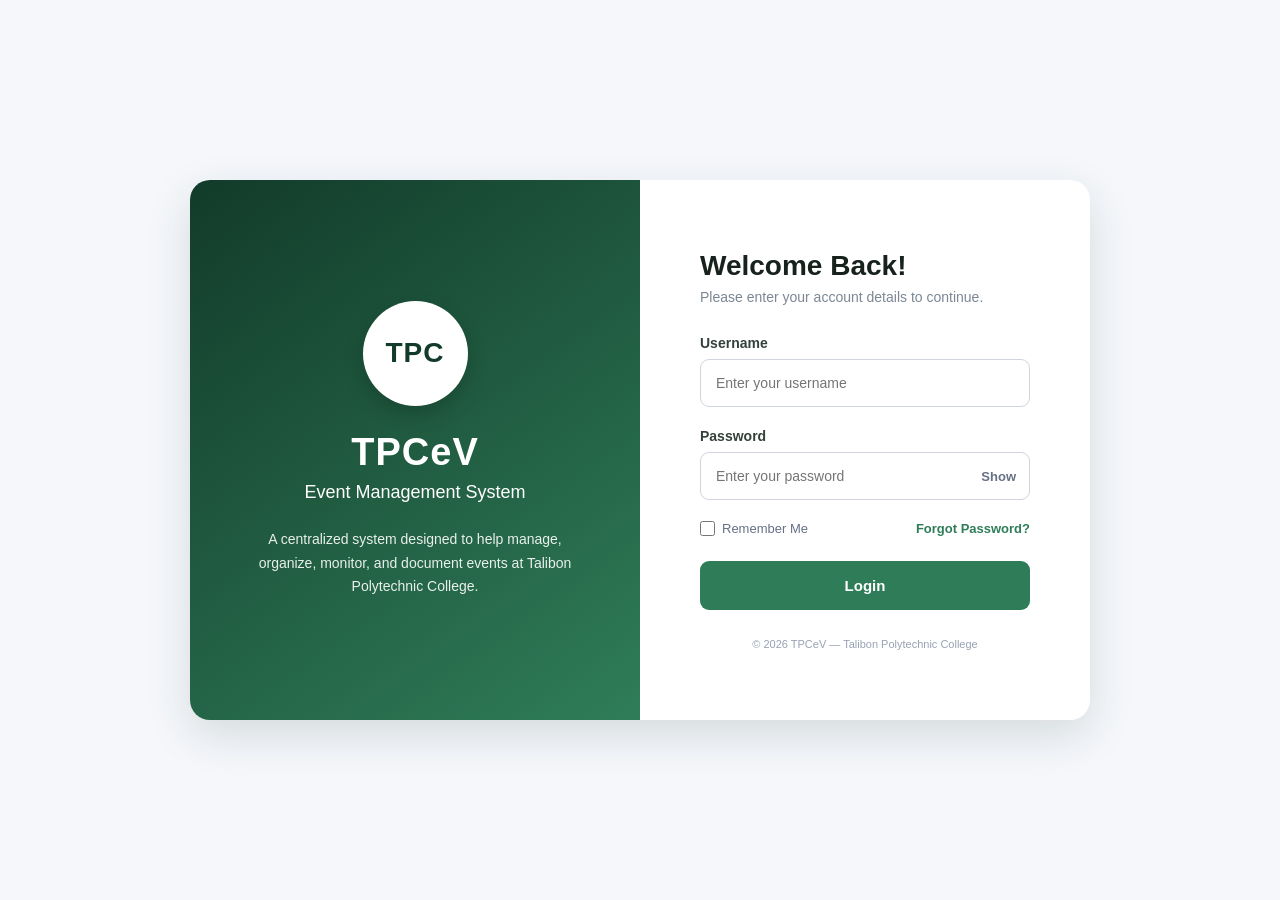
<file: Login.html>
<!DOCTYPE html>
<html lang="en">
<head>
    <meta charset="UTF-8">
    <meta name="viewport" content="width=device-width, initial-scale=1.0">

    <title>TPCeV | Event Management System</title>

    <style>
        * {
            margin: 0;
            padding: 0;
            box-sizing: border-box;
            font-family: "Segoe UI", Arial, sans-serif;
        }

        body {
            min-height: 100vh;
            display: flex;
            align-items: center;
            justify-content: center;
            background: #f5f7fb;
            padding: 20px;
        }

        /* MAIN LOGIN BOX */
        .login-wrapper {
            width: 900px;
            min-height: 540px;
            display: flex;
            background: #ffffff;
            border-radius: 20px;
            overflow: hidden;
            box-shadow: 0 15px 45px rgba(18, 59, 42, 0.14);
        }

        /* LEFT SIDE */
        .welcome-section {
            width: 50%;
            background: linear-gradient(145deg, #123b2a, #2f7d58);
            color: white;
            display: flex;
            align-items: center;
            justify-content: center;
            text-align: center;
            padding: 50px;
        }

        .welcome-content {
            width: 100%;
        }

        /* LOGO */
        .logo {
            width: 105px;
            height: 105px;
            border-radius: 50%;
            background: white;
            color: #123b2a;
            display: flex;
            align-items: center;
            justify-content: center;
            margin: 0 auto 25px;
            font-size: 28px;
            font-weight: 800;
            letter-spacing: 1px;
            box-shadow: 0 8px 20px rgba(0, 0, 0, 0.18);
        }

        .welcome-content h1 {
            font-size: 38px;
            margin-bottom: 8px;
            letter-spacing: 1px;
        }

        .welcome-content h2 {
            font-size: 18px;
            font-weight: 400;
            margin-bottom: 25px;
        }

        .welcome-content p {
            font-size: 14px;
            line-height: 1.7;
            opacity: 0.9;
            max-width: 330px;
            margin: auto;
        }

        /* RIGHT SIDE */
        .login-section {
            width: 50%;
            padding: 55px 60px;
            display: flex;
            align-items: center;
        }

        .login-content {
            width: 100%;
        }

        .login-title {
            margin-bottom: 30px;
        }

        .login-title h2 {
            font-size: 28px;
            color: #17221d;
            margin-bottom: 7px;
        }

        .login-title p {
            font-size: 14px;
            color: #7b8794;
        }

        /* INPUT */
        .form-group {
            margin-bottom: 21px;
        }

        .form-group label {
            display: block;
            font-size: 14px;
            font-weight: 600;
            color: #34413a;
            margin-bottom: 8px;
        }

        .input-container {
            position: relative;
        }

        .input-container input {
            width: 100%;
            height: 48px;
            border: 1px solid #d0d5dd;
            border-radius: 9px;
            padding: 0 15px;
            font-size: 14px;
            outline: none;
            transition: 0.2s;
            background: #fff;
        }

        .input-container input:focus {
            border-color: #2f7d58;
            box-shadow: 0 0 0 3px rgba(47, 125, 88, 0.12);
        }

        .input-container input.error {
            border-color: #d92d20;
        }

        .input-container input.success {
            border-color: #2f7d58;
        }

        /* PASSWORD EYE */
        .password-toggle {
            position: absolute;
            right: 14px;
            top: 50%;
            transform: translateY(-50%);
            border: none;
            background: none;
            cursor: pointer;
            color: #667085;
            font-size: 13px;
            font-weight: 600;
        }

        .password-toggle:hover {
            color: #2f7d58;
        }

        /* ERROR MESSAGE */
        .error-message {
            display: none;
            color: #d92d20;
            font-size: 12px;
            margin-top: 6px;
        }

        .error-message.show {
            display: block;
        }

        /* OPTIONS */
        .login-options {
            display: flex;
            align-items: center;
            justify-content: space-between;
            margin-bottom: 25px;
            font-size: 13px;
        }

        .remember {
            display: flex;
            align-items: center;
            gap: 7px;
            color: #667085;
            cursor: pointer;
        }

        .remember input {
            width: 15px;
            height: 15px;
            cursor: pointer;
            accent-color: #2f7d58;
        }

        .forgot {
            color: #2f7d58;
            text-decoration: none;
            font-weight: 600;
        }

        .forgot:hover {
            text-decoration: underline;
            color: #123b2a;
        }

        /* LOGIN BUTTON */
        .login-button {
            width: 100%;
            height: 49px;
            border: none;
            border-radius: 9px;
            background: #2f7d58;
            color: white;
            font-size: 15px;
            font-weight: 700;
            cursor: pointer;
            transition: 0.2s;
        }

        .login-button:hover {
            background: #123b2a;
        }

        .login-button:disabled {
            opacity: 0.7;
            cursor: not-allowed;
        }

        /* LOGIN MESSAGE */
        .login-message {
            display: none;
            margin-top: 15px;
            padding: 11px;
            border-radius: 8px;
            text-align: center;
            font-size: 13px;
        }

        .login-message.success {
            display: block;
            color: #267049;
            background: #e6f3ec;
            border: 1px solid #b9ddc8;
        }

        .login-message.error {
            display: block;
            color: #b42318;
            background: #fef3f2;
            border: 1px solid #fecdca;
        }

        /* FOOTER */
        .footer {
            text-align: center;
            margin-top: 28px;
            font-size: 11px;
            color: #98a2b3;
        }

        /* MOBILE */
        @media (max-width: 768px) {

            .login-wrapper {
                width: 100%;
                max-width: 450px;
                min-height: auto;
            }

            .welcome-section {
                display: none;
            }

            .login-section {
                width: 100%;
                padding: 40px 30px;
            }
        }

        @media (max-width: 400px) {

            body {
                padding: 10px;
            }

            .login-section {
                padding: 35px 22px;
            }

            .login-title h2 {
                font-size: 25px;
            }

            .login-options {
                font-size: 12px;
            }
        }
    </style>
</head>

<body>

    <div class="login-wrapper">

        <!-- LEFT / WELCOME SECTION -->
        <div class="welcome-section">

            <div class="welcome-content">

                <div class="logo">
                    TPC
                </div>

                <h1>TPCeV</h1>

                <h2>Event Management System</h2>

                <p>
                    A centralized system designed to help manage,
                    organize, monitor, and document events at
                    Talibon Polytechnic College.
                </p>

            </div>

        </div>


        <!-- RIGHT / LOGIN SECTION -->
        <div class="login-section">

            <div class="login-content">

                <div class="login-title">

                    <h2>Welcome Back!</h2>

                    <p>
                        Please enter your account details to continue.
                    </p>

                </div>


                <form id="loginForm" novalidate>

                    <!-- USERNAME -->
                    <div class="form-group">

                        <label for="username">
                            Username
                        </label>

                        <div class="input-container">

                            <input
                                type="text"
                                id="username"
                                name="username"
                                placeholder="Enter your username"
                                autocomplete="username"
                            >

                        </div>

                        <div id="usernameError" class="error-message">
                            Please enter your username.
                        </div>

                    </div>


                    <!-- PASSWORD -->
                    <div class="form-group">

                        <label for="password">
                            Password
                        </label>

                        <div class="input-container">

                            <input
                                type="password"
                                id="password"
                                name="password"
                                placeholder="Enter your password"
                                autocomplete="current-password"
                            >

                            <button
                                type="button"
                                class="password-toggle"
                                id="passwordToggle"
                            >
                                Show
                            </button>

                        </div>

                        <div id="passwordError" class="error-message">
                            Please enter your password.
                        </div>

                    </div>


                    <!-- OPTIONS -->
                    <div class="login-options">

                        <label class="remember">

                            <input
                                type="checkbox"
                                id="rememberMe"
                            >

                            Remember Me

                        </label>

                        <a
                            href="#"
                            class="forgot"
                            id="forgotPassword"
                        >
                            Forgot Password?
                        </a>

                    </div>


                    <!-- LOGIN BUTTON -->
                    <button
                        type="submit"
                        class="login-button"
                        id="loginButton"
                    >
                        Login
                    </button>


                    <!-- MESSAGE -->
                    <div
                        id="loginMessage"
                        class="login-message"
                    ></div>

                </form>


                <div class="footer">

                    © 2026 TPCeV — Talibon Polytechnic College

                </div>

            </div>

        </div>

    </div>


    <script>

        /* =========================================
           TPCeV LOGIN VALIDATION
           ========================================= */

        const loginForm = document.getElementById("loginForm");

        const username = document.getElementById("username");
        const password = document.getElementById("password");

        const usernameError = document.getElementById("usernameError");
        const passwordError = document.getElementById("passwordError");

        const loginButton = document.getElementById("loginButton");
        const loginMessage = document.getElementById("loginMessage");

        const passwordToggle =
            document.getElementById("passwordToggle");

        const forgotPassword =
            document.getElementById("forgotPassword");


        /* =========================================
           DEMO ACCOUNT
           ========================================= */

        const VALID_USERNAME = "admin";
        const VALID_PASSWORD = "admin123";


        /* =========================================
           SHOW / HIDE PASSWORD
           ========================================= */

        passwordToggle.addEventListener("click", function () {

            if (password.type === "password") {

                password.type = "text";
                passwordToggle.textContent = "Hide";

            } else {

                password.type = "password";
                passwordToggle.textContent = "Show";

            }

        });


        /* =========================================
           CLEAR ERROR WHEN USER TYPES
           ========================================= */

        username.addEventListener("input", function () {

            username.classList.remove("error");
            usernameError.classList.remove("show");

        });


        password.addEventListener("input", function () {

            password.classList.remove("error");
            passwordError.classList.remove("show");

        });


        /* =========================================
           LOGIN VALIDATION
           ========================================= */

        loginForm.addEventListener("submit", function (event) {

            event.preventDefault();

            let valid = true;

            const enteredUsername =
                username.value.trim();

            const enteredPassword =
                password.value;


            loginMessage.className = "login-message";
            loginMessage.textContent = "";


            /* USERNAME VALIDATION */

            if (enteredUsername === "") {

                username.classList.add("error");

                usernameError.textContent =
                    "Please enter your username.";

                usernameError.classList.add("show");

                valid = false;

            }


            /* PASSWORD VALIDATION */

            if (enteredPassword === "") {

                password.classList.add("error");

                passwordError.textContent =
                    "Please enter your password.";

                passwordError.classList.add("show");

                valid = false;

            }


            if (!valid) {
                return;
            }


            /* PASSWORD LENGTH */

            if (enteredPassword.length < 6) {

                password.classList.add("error");

                passwordError.textContent =
                    "Password must be at least 6 characters.";

                passwordError.classList.add("show");

                return;

            }


            /* =====================================
               CHECK LOGIN CREDENTIALS
               ===================================== */

            if (
                enteredUsername === VALID_USERNAME &&
                enteredPassword === VALID_PASSWORD
            ) {

                username.classList.add("success");
                password.classList.add("success");

                loginMessage.className =
                    "login-message success";

                loginMessage.textContent =
                    "Login successful! Redirecting...";

                loginButton.disabled = true;

                loginButton.textContent =
                    "Logging in...";


                /* SAVE LOGIN STATUS */

                localStorage.setItem(
                    "tpcevLoggedIn",
                    "true"
                );

                localStorage.setItem(
                    "tpcevAdmin",
                    "Administrator"
                );


                /* REMEMBER USERNAME */

                const rememberMe =
                    document.getElementById("rememberMe");

                if (rememberMe.checked) {

                    localStorage.setItem(
                        "tpcev_username",
                        enteredUsername
                    );

                } else {

                    localStorage.removeItem(
                        "tpcev_username"
                    );

                }


                /* REDIRECT */

                setTimeout(function () {

                    window.location.href =
                        "dashboard.html";

                }, 1200);


            } else {

                username.classList.add("error");
                password.classList.add("error");

                loginMessage.className =
                    "login-message error";

                loginMessage.textContent =
                    "Invalid username or password.";

            }

        });


        /* =========================================
           REMEMBERED USERNAME
           ========================================= */

        window.addEventListener("load", function () {

            const savedUsername =
                localStorage.getItem("tpcev_username");

            if (savedUsername) {

                username.value = savedUsername;

                document.getElementById(
                    "rememberMe"
                ).checked = true;

            }

        });


        /* =========================================
           FORGOT PASSWORD
           ========================================= */

        forgotPassword.addEventListener("click", function (event) {

            event.preventDefault();

            loginMessage.className =
                "login-message error";

            loginMessage.textContent =
                "Please contact the system administrator to reset your password.";

        });

    </script>

</body>
</html>
</file>
